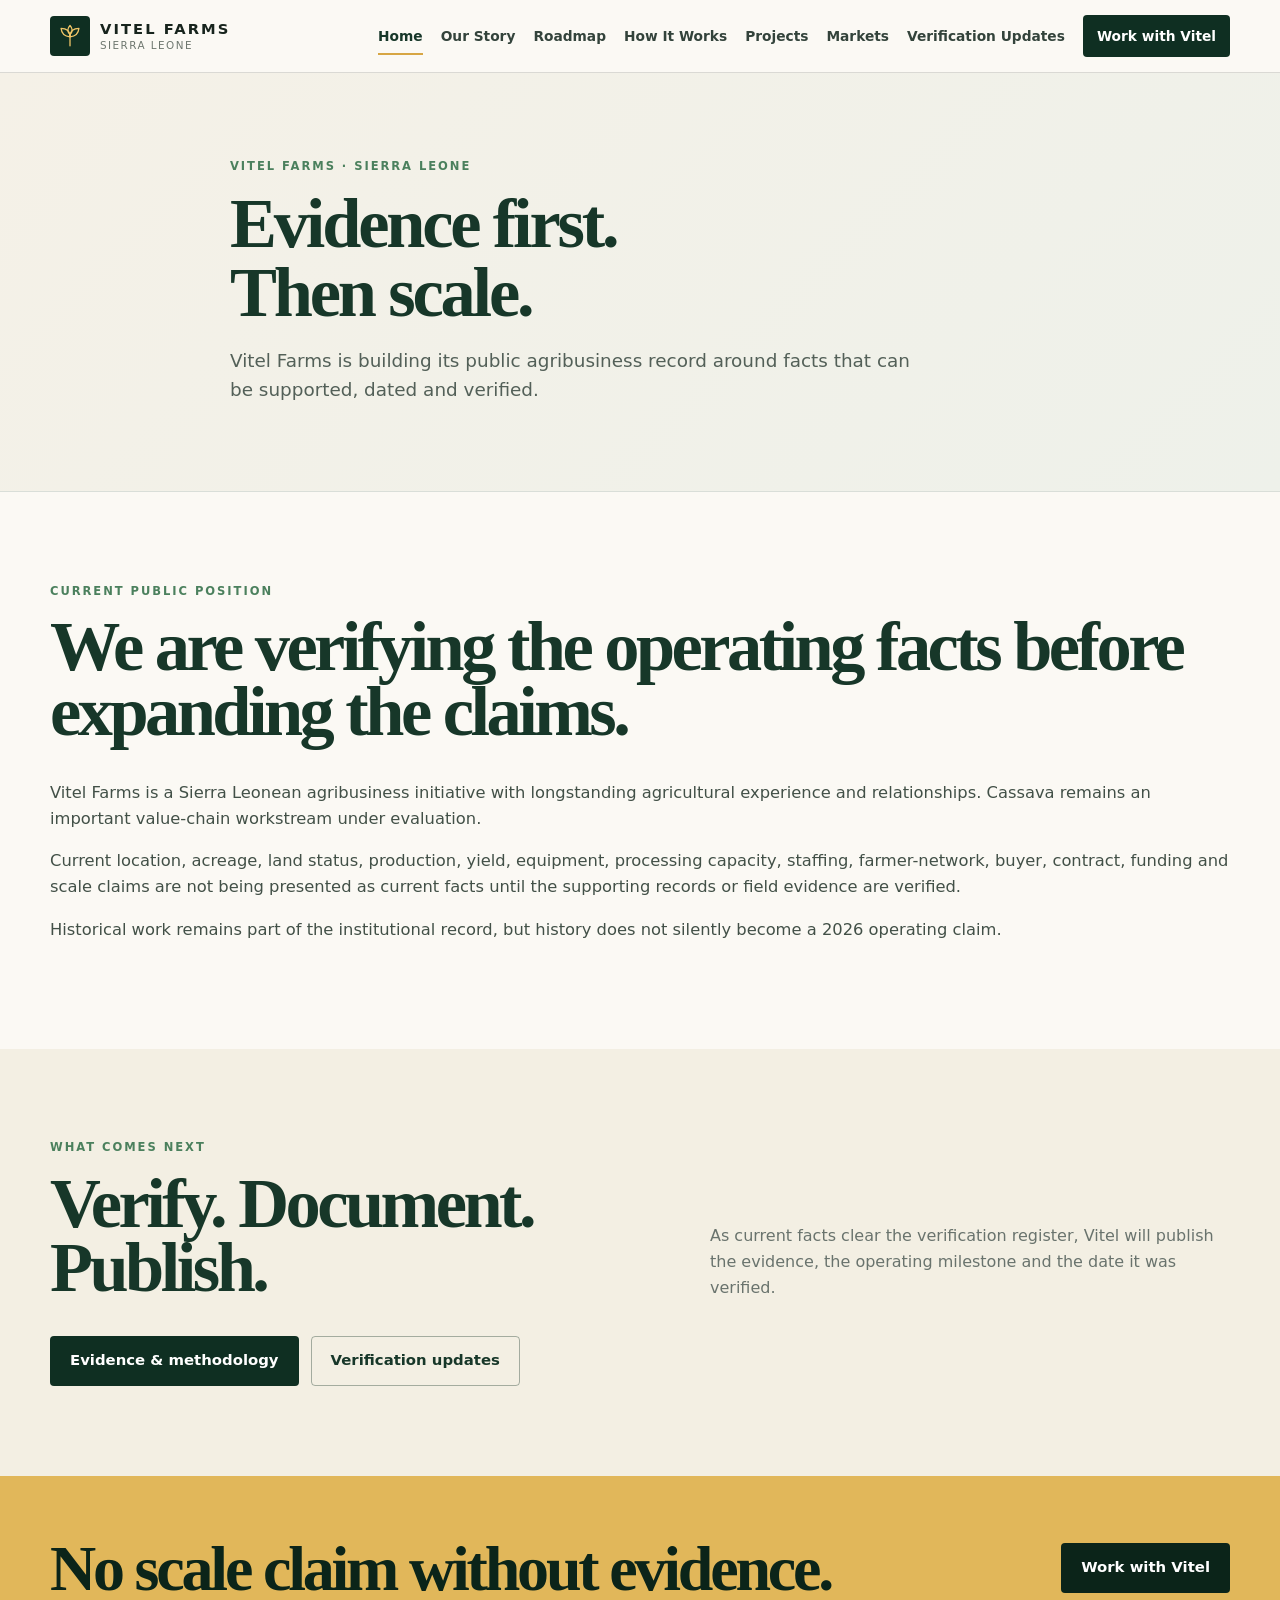
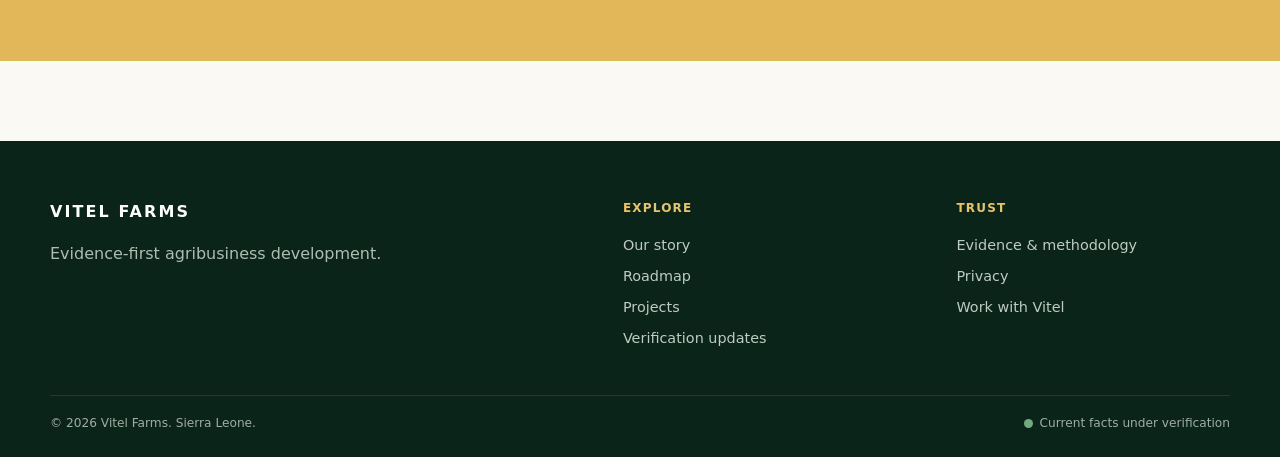
<file: index.html>
<!doctype html>
<html lang="en">
<head>
<meta charset="utf-8"><meta name="viewport" content="width=device-width,initial-scale=1">
<title>Vitel Farms Sierra Leone · Evidence First</title>
<meta name="description" content="Vitel Farms is a Sierra Leonean agribusiness initiative building an evidence-first public record before publishing current operating claims.">
<meta name="theme-color" content="#0b2419">
<meta property="og:title" content="Vitel Farms · Evidence First"><meta property="og:description" content="Current operating facts are being verified before public claims are expanded."><meta property="og:type" content="website"><meta property="og:site_name" content="Vitel Farms"><meta property="og:url" content="https://vitelfarms.com/">
<link rel="canonical" href="https://vitelfarms.com/">
<link rel="icon" href="assets/img/favicon.svg" type="image/svg+xml"><link rel="manifest" href="site.webmanifest"><link rel="stylesheet" href="assets/css/styles.css"><link rel="stylesheet" data-vitel-visual-refresh href="assets/css/visual-refresh.css"><link rel="stylesheet" href="assets/css/build-story.css"><link rel="stylesheet" href="assets/css/accessibility-contrast.css">
<script type="application/ld+json">{"@context":"https://schema.org","@type":"Organization","name":"Vitel Farms","founder":{"@type":"Person","name":"Trevor Young"},"description":"A Sierra Leonean agribusiness initiative using an evidence-first standard for current public operating claims.","areaServed":{"@type":"Country","name":"Sierra Leone"}}</script>
</head>
<body class="story-page">
<a class="skip-link" href="#main">Skip to content</a>
<header class="site-header"><div class="shell nav-wrap"><a class="brand" href="index.html" aria-label="Vitel Farms home"><span class="brand-mark" aria-hidden="true"><svg viewBox="0 0 64 64" role="img"><path d="M32 56V30"/><path d="M32 34C19 33 11 25 10 13c12 0 21 6 22 18"/><path d="M32 34c13-1 21-9 22-21-12 0-21 6-22 18"/><path d="M32 28C25 22 25 13 32 6c7 7 7 16 0 22"/></svg></span><span class="brand-copy"><strong>VITEL FARMS</strong><small>Sierra Leone</small></span></a><button class="menu-toggle" aria-label="Open navigation" aria-expanded="false"><span></span><span></span><span></span></button><nav class="main-nav"></nav></div></header>
<main id="main">
<section class="page-hero"><div class="shell narrow"><div class="eyebrow">VITEL FARMS · SIERRA LEONE</div><h1>Evidence first.<br>Then scale.</h1><p>Vitel Farms is building its public agribusiness record around facts that can be supported, dated and verified.</p></div></section>
<section class="story-section"><div class="shell"><div class="story-head"><div><div class="eyebrow">CURRENT PUBLIC POSITION</div><h2>We are verifying the operating facts before expanding the claims.</h2></div></div><div class="prose"><p>Vitel Farms is a Sierra Leonean agribusiness initiative with longstanding agricultural experience and relationships. Cassava remains an important value-chain workstream under evaluation.</p><p>Current location, acreage, land status, production, yield, equipment, processing capacity, staffing, farmer-network, buyer, contract, funding and scale claims are not being presented as current facts until the supporting records or field evidence are verified.</p><p>Historical work remains part of the institutional record, but history does not silently become a 2026 operating claim.</p></div></div></section>
<section class="story-section cream"><div class="shell"><div class="story-head"><div><div class="eyebrow">WHAT COMES NEXT</div><h2>Verify. Document. Publish.</h2></div><p>As current facts clear the verification register, Vitel will publish the evidence, the operating milestone and the date it was verified.</p></div><div class="button-row"><a class="btn primary" href="evidence.html">Evidence &amp; methodology</a><a class="btn secondary" href="updates.html">Verification updates</a></div></div></section>
<section class="story-final"><div class="shell"><h2>No scale claim without evidence.</h2><a class="btn" href="contact.html">Work with Vitel</a></div></section>
</main>
<footer class="site-footer"><div class="shell footer-grid"><div><div class="footer-brand">VITEL FARMS</div><p>Evidence-first agribusiness development.</p></div><div><h3>Explore</h3></div><div><h3>Trust</h3></div></div><div class="shell footer-bottom"><span>© <span data-year>2026</span> Vitel Farms. Sierra Leone.</span><span class="status-pill"><i></i> Current facts under verification</span></div></footer>
<script src="assets/js/config.js"></script><script src="assets/js/main.js"></script>
</body>
</html>
</file>
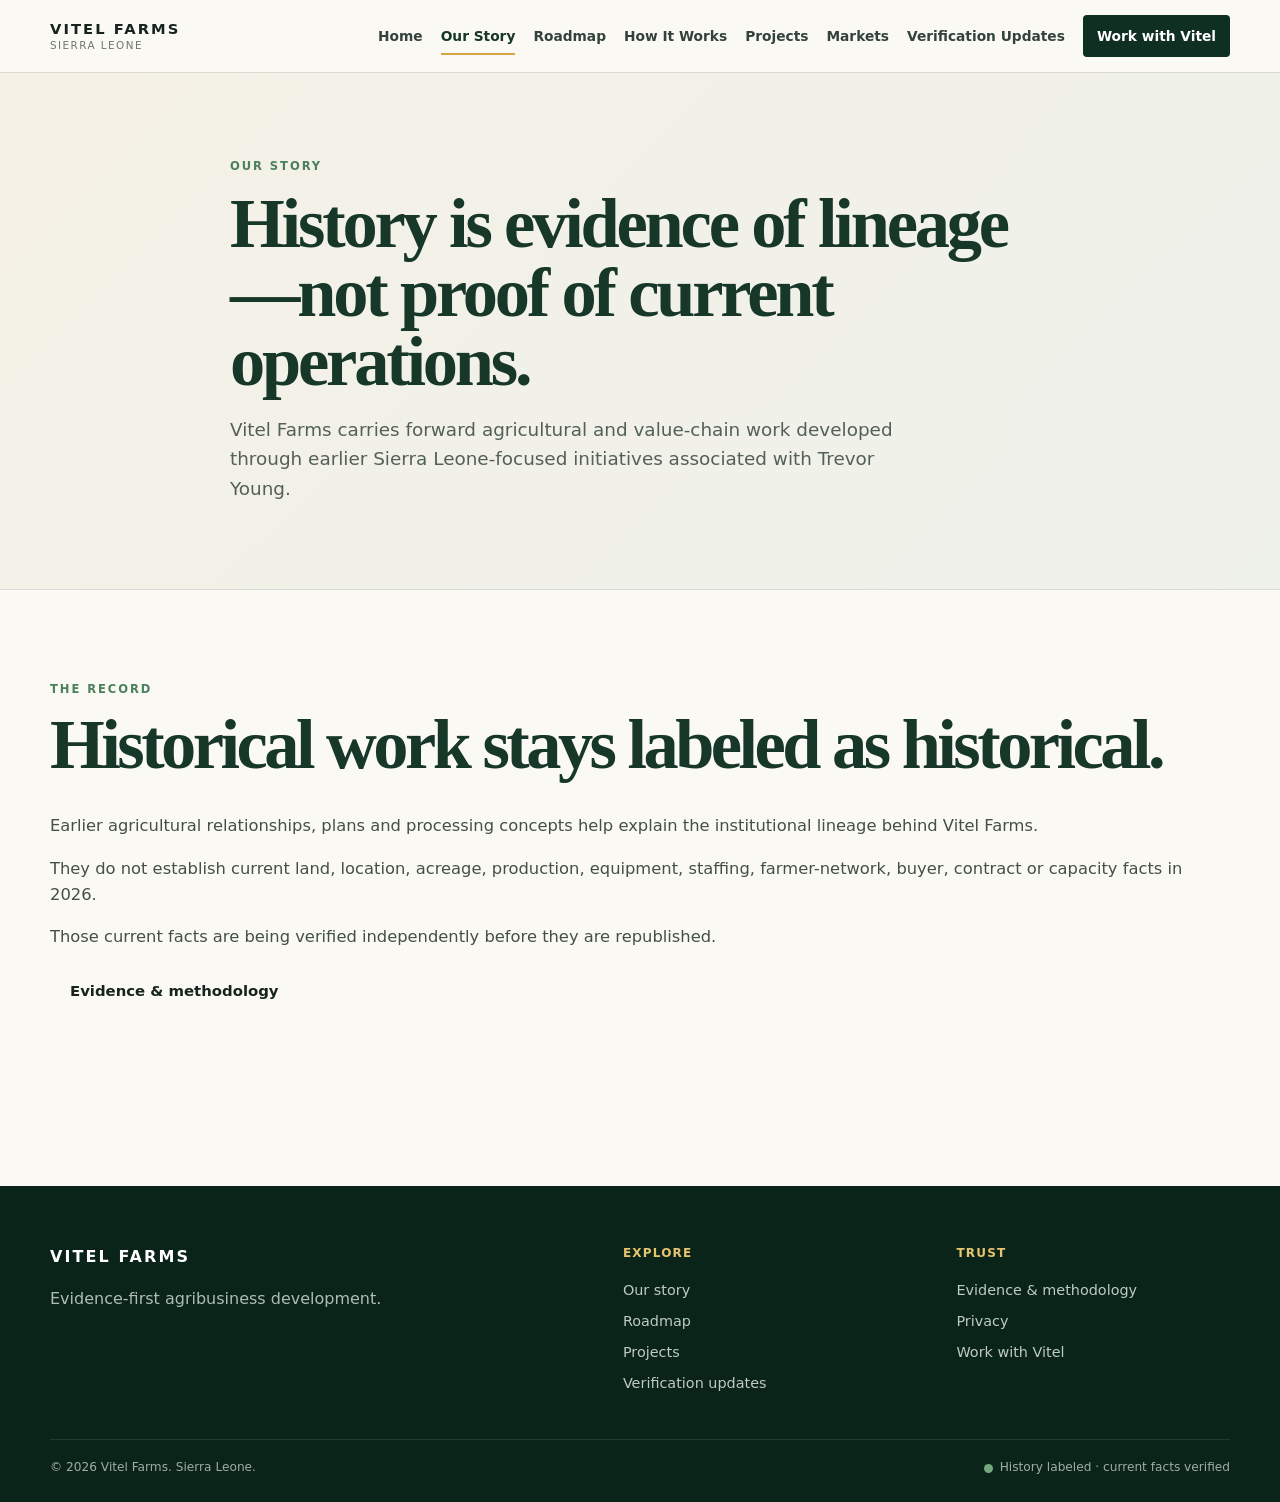
<file: about.html>
<!doctype html>
<html lang="en"><head><meta charset="utf-8"><meta name="viewport" content="width=device-width,initial-scale=1"><title>Our Story · Vitel Farms Sierra Leone</title><meta name="description" content="Vitel Farms carries forward a historical Sierra Leone agriculture and value-chain lineage while keeping historical evidence separate from current operating claims."><meta name="theme-color" content="#0b2419"><link rel="icon" href="assets/img/favicon.svg" type="image/svg+xml"><link rel="stylesheet" href="assets/css/styles.css"><link rel="stylesheet" href="assets/css/build-story.css"></head><body class="story-page"><a class="skip-link" href="#main">Skip to content</a><header class="site-header"><div class="shell nav-wrap"><a class="brand" href="index.html"><span class="brand-copy"><strong>VITEL FARMS</strong><small>Sierra Leone</small></span></a><button class="menu-toggle" aria-label="Open navigation" aria-expanded="false"><span></span><span></span><span></span></button><nav class="main-nav"></nav></div></header><main id="main"><section class="page-hero"><div class="shell narrow"><div class="eyebrow">OUR STORY</div><h1>History is evidence of lineage—not proof of current operations.</h1><p>Vitel Farms carries forward agricultural and value-chain work developed through earlier Sierra Leone-focused initiatives associated with Trevor Young.</p></div></section><section class="story-section"><div class="shell"><div class="story-head"><div><div class="eyebrow">THE RECORD</div><h2>Historical work stays labeled as historical.</h2></div></div><div class="prose"><p>Earlier agricultural relationships, plans and processing concepts help explain the institutional lineage behind Vitel Farms.</p><p>They do not establish current land, location, acreage, production, equipment, staffing, farmer-network, buyer, contract or capacity facts in 2026.</p><p>Those current facts are being verified independently before they are republished.</p></div><a class="btn" href="evidence.html">Evidence &amp; methodology</a></div></section></main><footer class="site-footer"><div class="shell footer-grid"><div><div class="footer-brand">VITEL FARMS</div><p>Evidence-first agribusiness development.</p></div><div><h3>Explore</h3></div><div><h3>Trust</h3></div></div><div class="shell footer-bottom"><span>© <span data-year>2026</span> Vitel Farms. Sierra Leone.</span><span class="status-pill"><i></i> History labeled · current facts verified</span></div></footer><script src="assets/js/config.js"></script><script src="assets/js/main.js"></script></body></html>
</file>
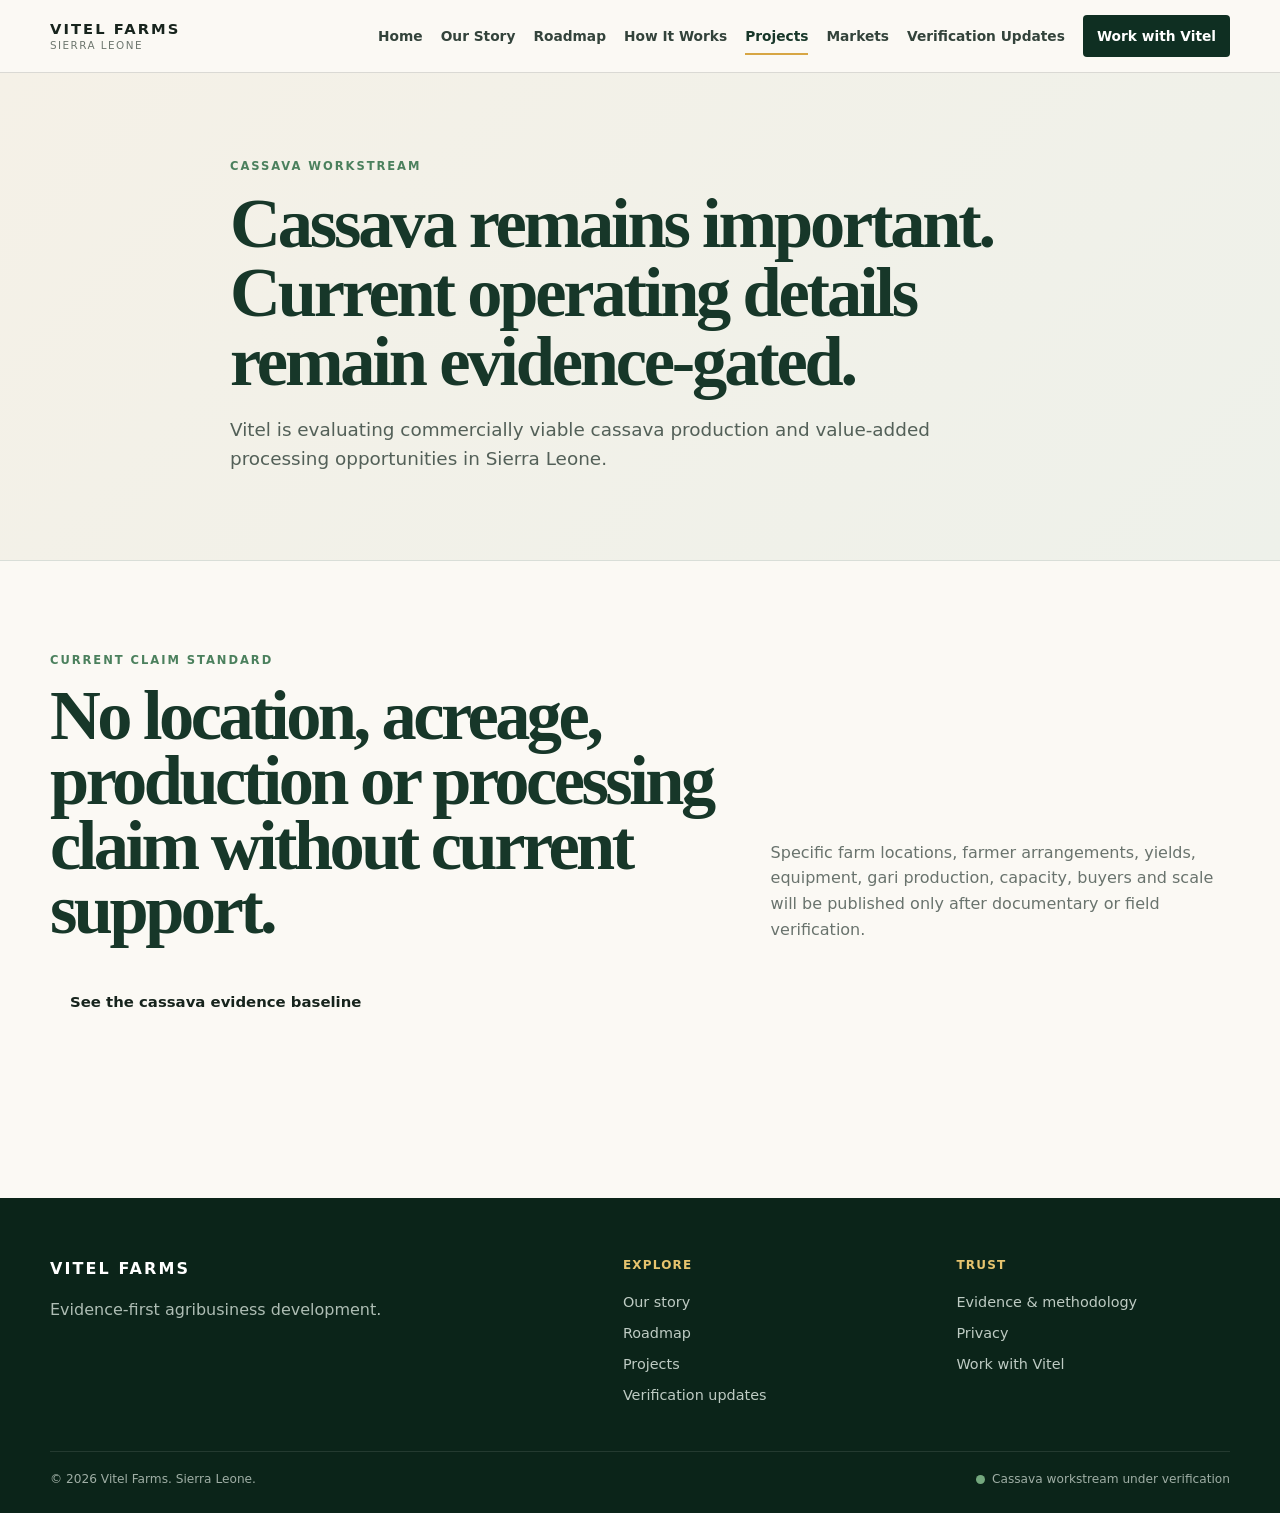
<file: cassava.html>
<!doctype html>
<html lang="en"><head><meta charset="utf-8"><meta name="viewport" content="width=device-width,initial-scale=1"><title>Cassava Workstream · Vitel Farms Sierra Leone</title><meta name="description" content="Cassava is an important Vitel Farms value-chain workstream; current location, acreage, production and processing status remain under verification."><meta name="robots" content="noindex,follow"><meta name="theme-color" content="#0b2419"><link rel="icon" href="assets/img/favicon.svg" type="image/svg+xml"><link rel="stylesheet" href="assets/css/styles.css"><link rel="stylesheet" href="assets/css/build-story.css"></head><body class="story-page"><a class="skip-link" href="#main">Skip to content</a><header class="site-header"><div class="shell nav-wrap"><a class="brand" href="index.html"><span class="brand-copy"><strong>VITEL FARMS</strong><small>Sierra Leone</small></span></a><button class="menu-toggle" aria-label="Open navigation" aria-expanded="false"><span></span><span></span><span></span></button><nav class="main-nav"></nav></div></header><main id="main"><section class="page-hero"><div class="shell narrow"><div class="eyebrow">CASSAVA WORKSTREAM</div><h1>Cassava remains important. Current operating details remain evidence-gated.</h1><p>Vitel is evaluating commercially viable cassava production and value-added processing opportunities in Sierra Leone.</p></div></section><section class="story-section"><div class="shell"><div class="story-head"><div><div class="eyebrow">CURRENT CLAIM STANDARD</div><h2>No location, acreage, production or processing claim without current support.</h2></div><p>Specific farm locations, farmer arrangements, yields, equipment, gari production, capacity, buyers and scale will be published only after documentary or field verification.</p></div><a class="btn" href="evidence.html">See the cassava evidence baseline</a></div></section></main><footer class="site-footer"><div class="shell footer-grid"><div><div class="footer-brand">VITEL FARMS</div><p>Evidence-first agribusiness development.</p></div><div><h3>Explore</h3></div><div><h3>Trust</h3></div></div><div class="shell footer-bottom"><span>© <span data-year>2026</span> Vitel Farms. Sierra Leone.</span><span class="status-pill"><i></i> Cassava workstream under verification</span></div></footer><script src="assets/js/config.js"></script><script src="assets/js/main.js"></script></body></html>
</file>
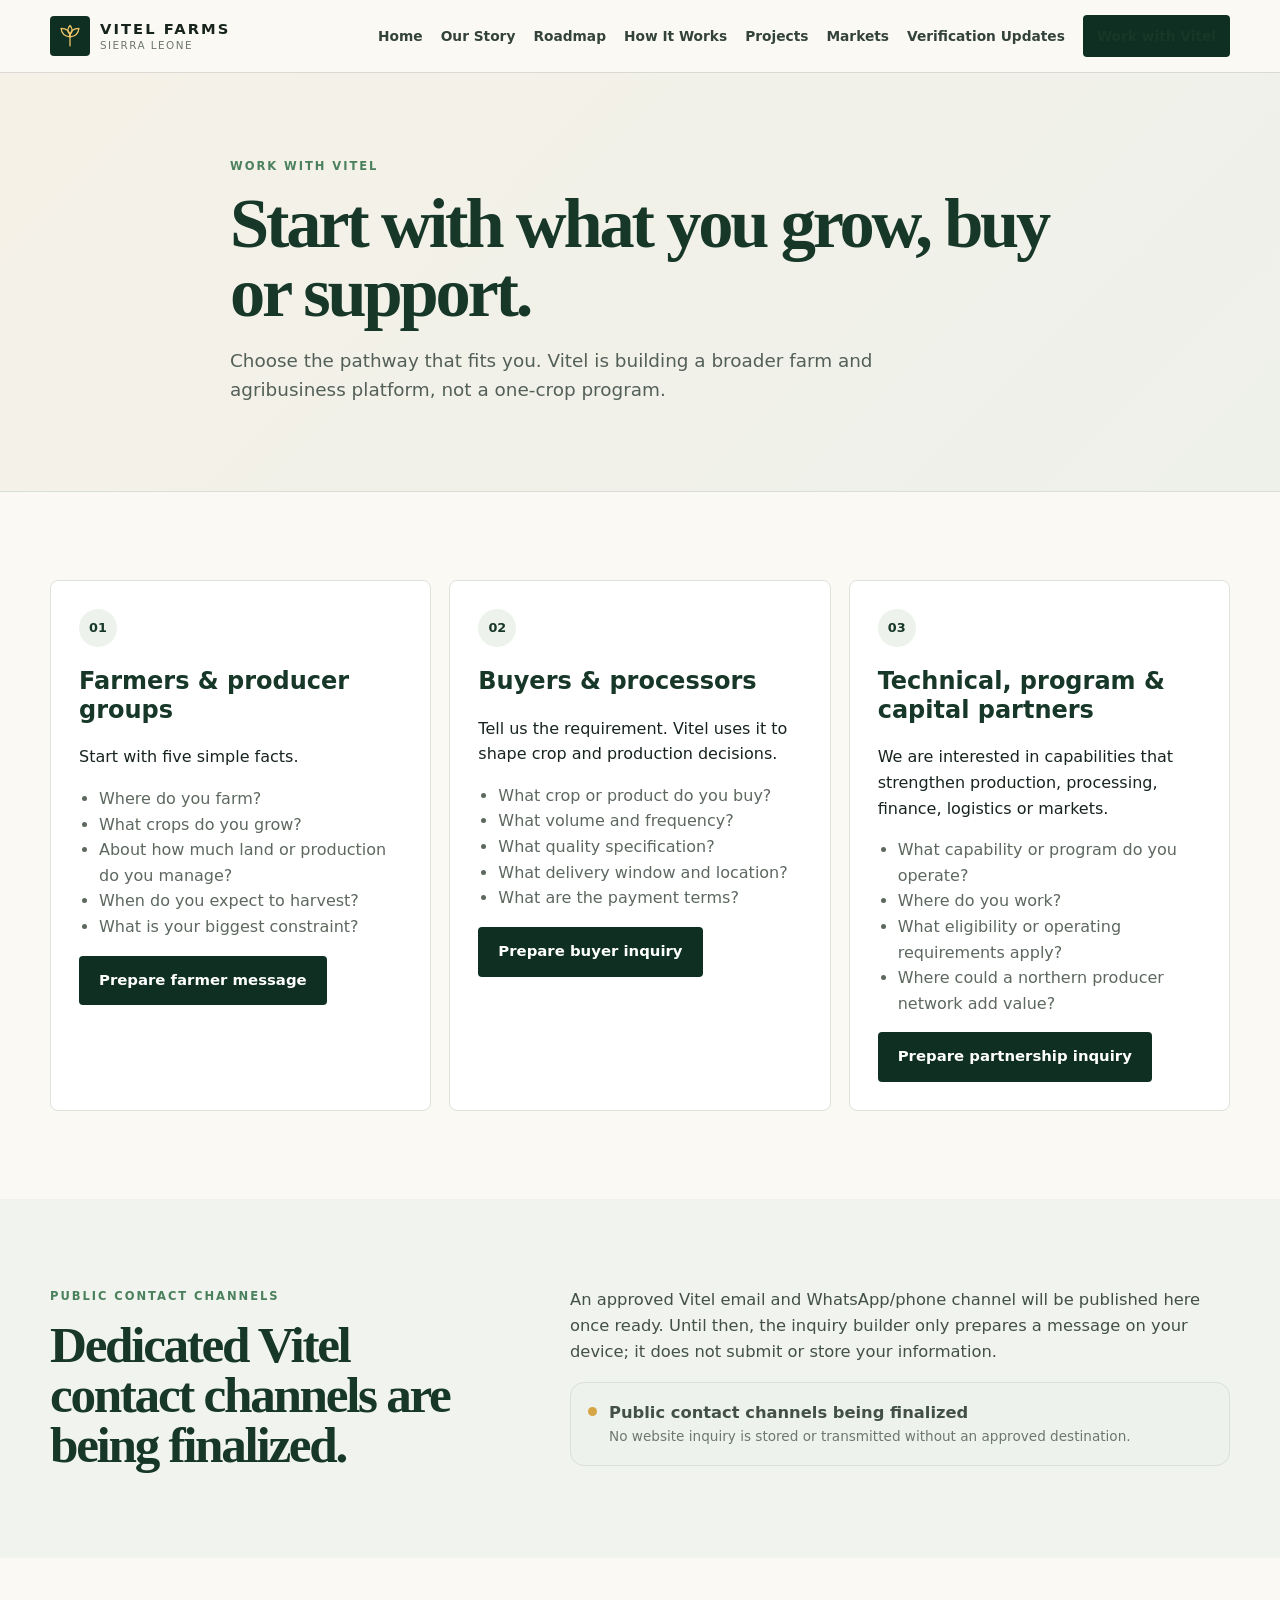
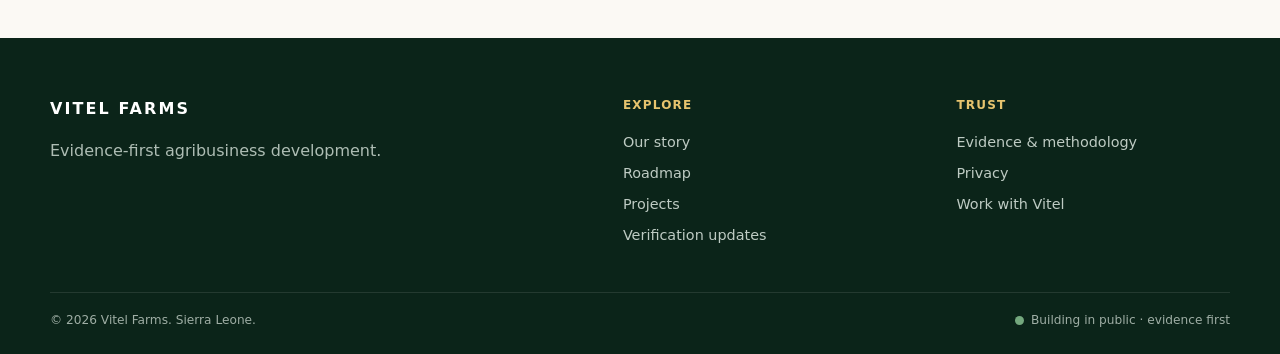
<file: contact.html>
<!doctype html>
<html lang="en">
<head>
<meta charset="utf-8"><meta name="viewport" content="width=device-width,initial-scale=1">
<title>Work With Vitel · Vitel Farms Sierra Leone</title>
<meta name="description" content="Work with Vitel Farms as a farmer, producer group, buyer, processor, technical institution, program or capital partner.">
<meta name="theme-color" content="#173729">
<meta property="og:title" content="Work With Vitel · Vitel Farms"><meta property="og:description" content="Pathways for farmers, buyers, processors, and technical, program or capital partners."><meta property="og:type" content="website"><meta property="og:site_name" content="Vitel Farms"><meta property="og:image" content="https://thetrevoryoung.github.io/vitel-farms-site/assets/img/vitel-social-card.jpg"><meta property="og:image:width" content="1200"><meta property="og:image:height" content="630"><meta property="og:image:alt" content="Vitel Farms — Growing more value from Sierra Leonean agriculture">
<meta name="twitter:card" content="summary_large_image"><meta name="twitter:title" content="Work With Vitel · Vitel Farms"><meta name="twitter:description" content="Tell Vitel what you grow, buy, process or support."><meta name="twitter:image" content="https://thetrevoryoung.github.io/vitel-farms-site/assets/img/vitel-social-card.jpg"><meta name="twitter:image:alt" content="Vitel Farms — Growing more value from Sierra Leonean agriculture">
<link rel="icon" href="assets/img/favicon.svg" type="image/svg+xml"><link rel="manifest" href="site.webmanifest"><link rel="stylesheet" href="assets/css/styles.css">
</head>
<body>
<a class="skip-link" href="#main">Skip to content</a>
<header class="site-header"><div class="shell nav-wrap"><a class="brand" href="index.html" aria-label="Vitel Farms home"><span class="brand-mark" aria-hidden="true"><svg viewBox="0 0 64 64" role="img"><path d="M32 56V30"/><path d="M32 34C19 33 11 25 10 13c12 0 21 6 22 18"/><path d="M32 34c13-1 21-9 22-21-12 0-21 6-22 18"/><path d="M32 28C25 22 25 13 32 6c7 7 7 16 0 22"/></svg></span><span class="brand-copy"><strong>VITEL FARMS</strong><small>Sierra Leone</small></span></a><button class="menu-toggle" aria-label="Open navigation" aria-expanded="false"><span></span><span></span><span></span></button><nav class="main-nav"><a href="index.html">Home</a><a href="about.html">Our Story</a><a href="mission.html">Farm Strategy</a><a href="model.html">Our Model</a><a href="crops.html">Crops</a><a href="markets.html">Markets</a><a href="updates.html">Updates</a><a class="nav-cta active" aria-current="page" href="contact.html">Work with Vitel</a></nav></div></header>
<main id="main">
<section class="page-hero"><div class="shell narrow"><div class="eyebrow">WORK WITH VITEL</div><h1>Start with what you grow, buy or support.</h1><p>Choose the pathway that fits you. Vitel is building a broader farm and agribusiness platform, not a one-crop program.</p></div></section>
<section class="section"><div class="shell contact-grid"><article class="contact-path" id="farmers"><span>01</span><h2>Farmers &amp; producer groups</h2><p>Start with five simple facts.</p><ul><li>Where do you farm?</li><li>What crops do you grow?</li><li>About how much land or production do you manage?</li><li>When do you expect to harvest?</li><li>What is your biggest constraint?</li></ul><button class="btn primary inquiry" data-subject="Farmer network inquiry">Prepare farmer message</button></article><article class="contact-path" id="buyers"><span>02</span><h2>Buyers &amp; processors</h2><p>Tell us the requirement. Vitel uses it to shape crop and production decisions.</p><ul><li>What crop or product do you buy?</li><li>What volume and frequency?</li><li>What quality specification?</li><li>What delivery window and location?</li><li>What are the payment terms?</li></ul><button class="btn primary inquiry" data-subject="Buyer / processor inquiry">Prepare buyer inquiry</button></article><article class="contact-path" id="partners"><span>03</span><h2>Technical, program &amp; capital partners</h2><p>We are interested in capabilities that strengthen production, processing, finance, logistics or markets.</p><ul><li>What capability or program do you operate?</li><li>Where do you work?</li><li>What eligibility or operating requirements apply?</li><li>Where could a northern producer network add value?</li></ul><button class="btn primary inquiry" data-subject="Partnership inquiry">Prepare partnership inquiry</button></article></div></section>
<section class="section muted"><div class="shell split"><div class="section-heading"><div class="eyebrow">PUBLIC CONTACT CHANNELS</div><h2>Dedicated Vitel contact channels are being finalized.</h2></div><div class="prose"><p>An approved Vitel email and WhatsApp/phone channel will be published here once ready. Until then, the inquiry builder only prepares a message on your device; it does not submit or store your information.</p><div class="contact-status"><i></i><div><b data-contact-label>Public contact channels being finalized</b><small>No website inquiry is stored or transmitted without an approved destination.</small></div></div></div></div></section>
<section class="modal" id="inquiry-modal" aria-hidden="true"><div class="modal-backdrop" data-close></div><div class="modal-panel" role="dialog" aria-modal="true" aria-labelledby="modal-title"><button class="modal-close" data-close aria-label="Close">×</button><div class="eyebrow">PREPARE A MESSAGE</div><h2 id="modal-title">Prepare an inquiry</h2><p>Complete the fields below to create a concise message. You can copy it for use when an approved Vitel contact channel is available.</p><form id="inquiry-form"><input type="hidden" id="inquiry-subject"><label>Name<input id="inquiry-name" required></label><label>Organization / group<input id="inquiry-org"></label><label>Phone / WhatsApp<input id="inquiry-phone"></label><label>Location<input id="inquiry-location"></label><label>What would you like to discuss?<textarea id="inquiry-message" rows="5" required></textarea></label><div class="button-row"><button type="submit" class="btn primary">Prepare message</button><button type="button" class="btn secondary" id="copy-inquiry">Copy message</button></div><p class="form-feedback" id="form-feedback" role="status"></p></form></div></section>
</main>
<footer class="site-footer"><div class="shell footer-grid"><div><div class="footer-brand">VITEL FARMS</div><p>Growing more value from Sierra Leonean agriculture.</p></div><div><h3>Explore</h3><a href="about.html">Our story</a><a href="mission.html">Farm strategy</a><a href="crops.html">Crops</a></div><div><h3>Trust</h3><a href="evidence.html">Evidence &amp; methodology</a><a href="privacy.html">Privacy</a><a href="contact.html">Work with Vitel</a></div></div><div class="shell footer-bottom"><span>© <span data-year>2026</span> Vitel Farms. Sierra Leone.</span><span class="status-pill"><i></i> Building in public · evidence first</span></div></footer>
<script src="assets/js/config.js"></script><script src="assets/js/main.js"></script>
</body>
</html>
</file>
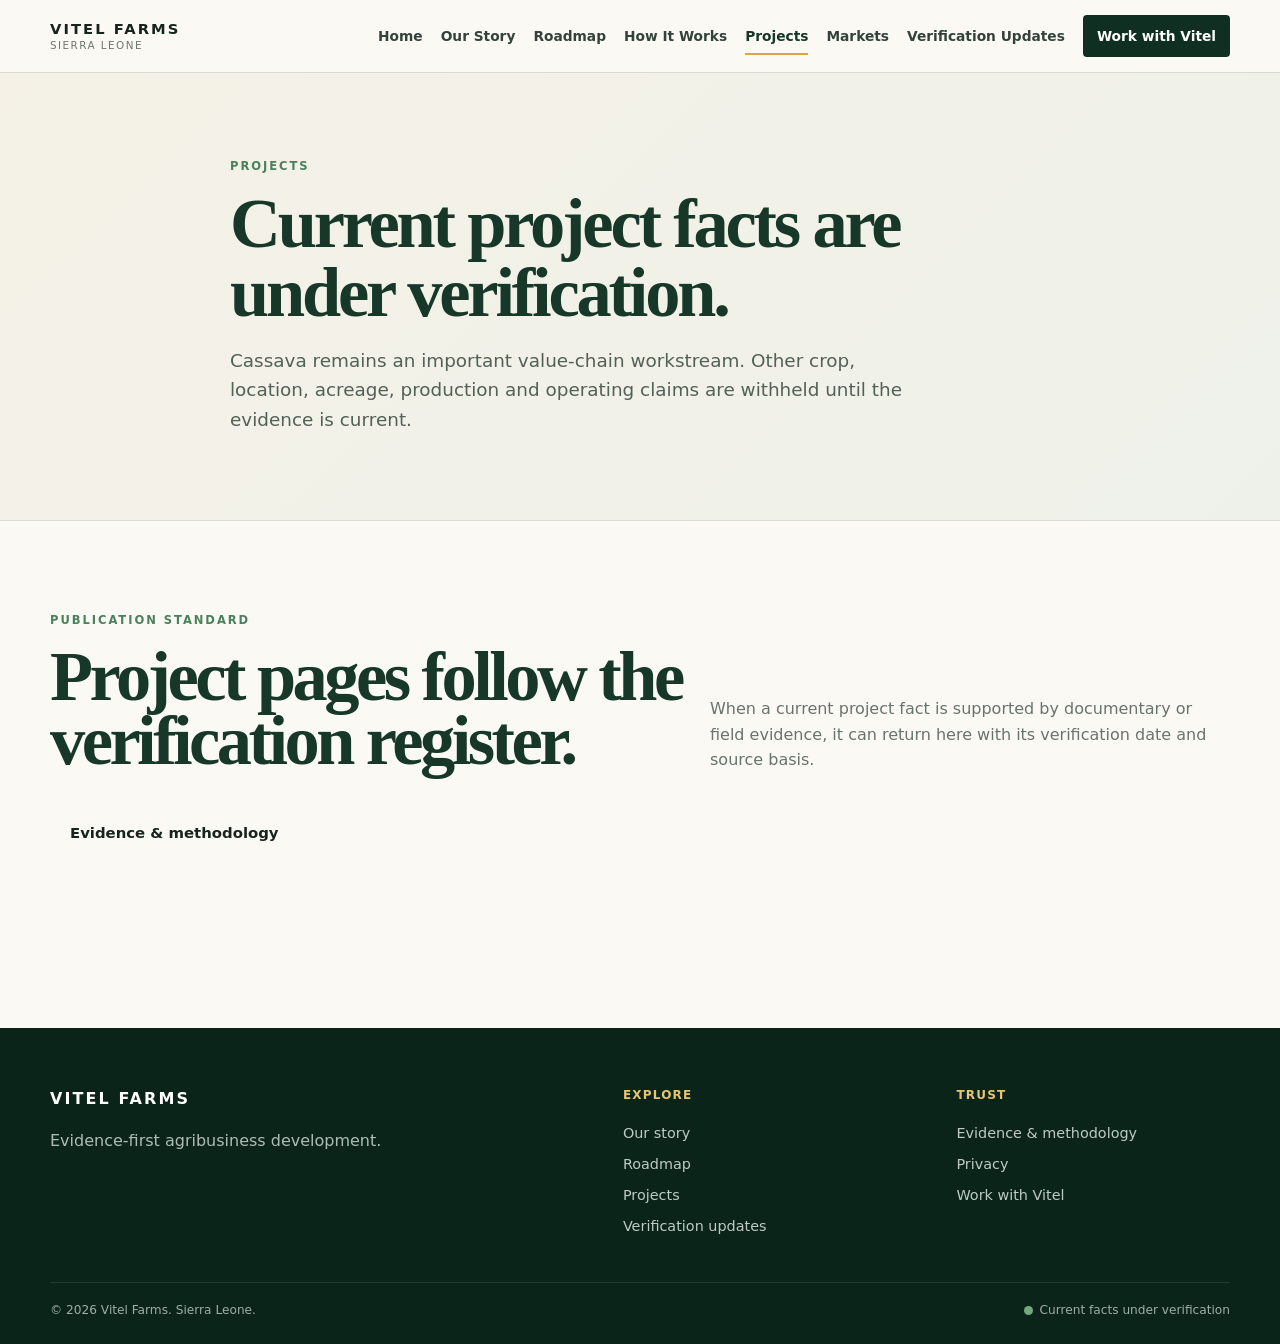
<file: crops.html>
<!doctype html>
<html lang="en"><head><meta charset="utf-8"><meta name="viewport" content="width=device-width,initial-scale=1"><title>Projects · Vitel Farms Sierra Leone</title><meta name="description" content="Vitel Farms is verifying current crop, location and operating facts before publishing project-specific claims."><meta name="robots" content="noindex,follow"><meta name="theme-color" content="#0b2419"><link rel="icon" href="assets/img/favicon.svg" type="image/svg+xml"><link rel="stylesheet" href="assets/css/styles.css"><link rel="stylesheet" href="assets/css/build-story.css"></head><body class="story-page"><a class="skip-link" href="#main">Skip to content</a><header class="site-header"><div class="shell nav-wrap"><a class="brand" href="index.html"><span class="brand-copy"><strong>VITEL FARMS</strong><small>Sierra Leone</small></span></a><button class="menu-toggle" aria-label="Open navigation" aria-expanded="false"><span></span><span></span><span></span></button><nav class="main-nav"></nav></div></header><main id="main"><section class="page-hero"><div class="shell narrow"><div class="eyebrow">PROJECTS</div><h1>Current project facts are under verification.</h1><p>Cassava remains an important value-chain workstream. Other crop, location, acreage, production and operating claims are withheld until the evidence is current.</p></div></section><section class="story-section"><div class="shell"><div class="story-head"><div><div class="eyebrow">PUBLICATION STANDARD</div><h2>Project pages follow the verification register.</h2></div><p>When a current project fact is supported by documentary or field evidence, it can return here with its verification date and source basis.</p></div><a class="btn" href="evidence.html">Evidence &amp; methodology</a></div></section></main><footer class="site-footer"><div class="shell footer-grid"><div><div class="footer-brand">VITEL FARMS</div><p>Evidence-first agribusiness development.</p></div><div><h3>Explore</h3></div><div><h3>Trust</h3></div></div><div class="shell footer-bottom"><span>© <span data-year>2026</span> Vitel Farms. Sierra Leone.</span><span class="status-pill"><i></i> Current facts under verification</span></div></footer><script src="assets/js/config.js"></script><script src="assets/js/main.js"></script></body></html>
</file>
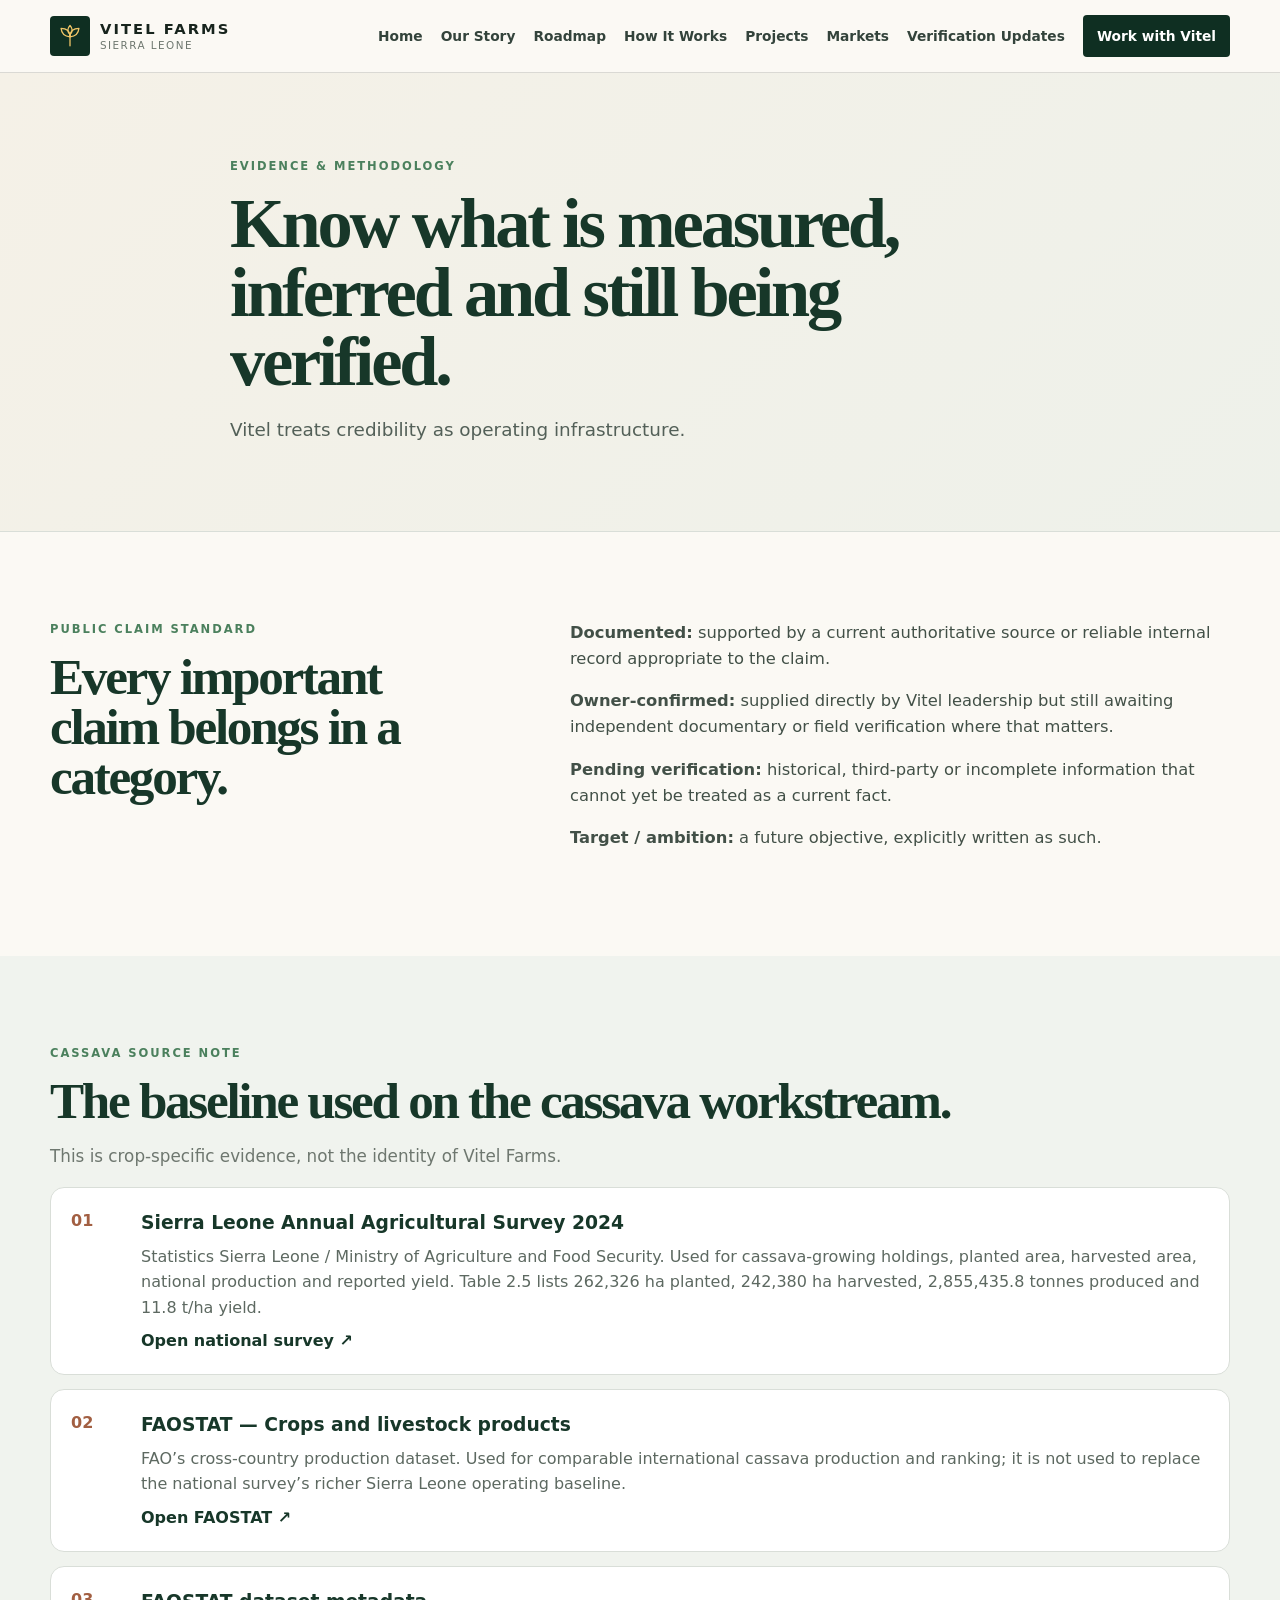
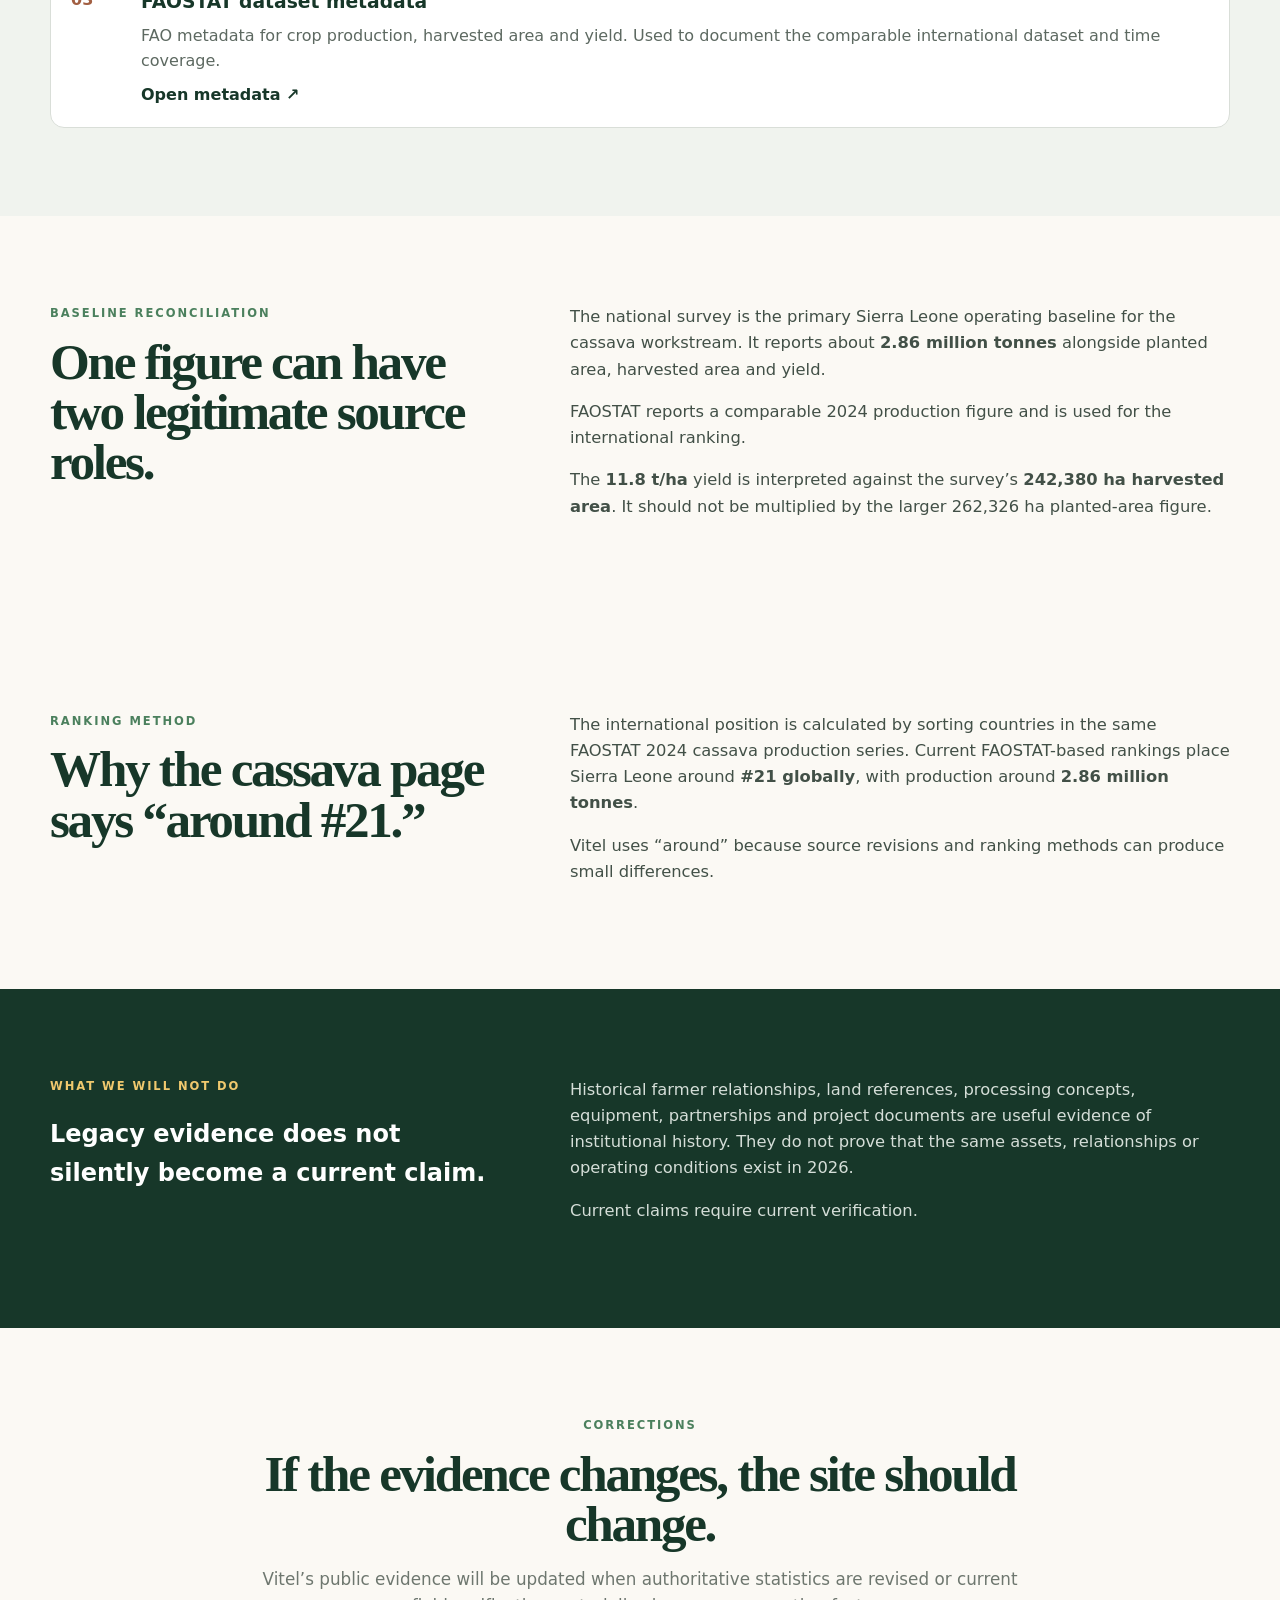
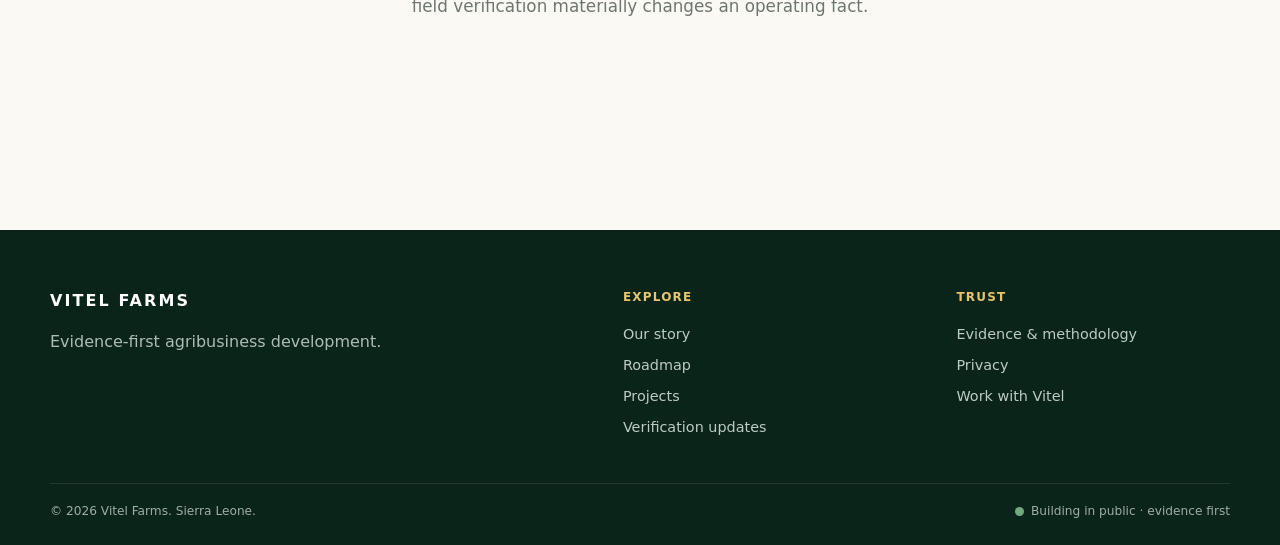
<file: evidence.html>
<!doctype html>
<html lang="en">
<head>
<meta charset="utf-8"><meta name="viewport" content="width=device-width,initial-scale=1">
<title>Evidence &amp; Methodology · Vitel Farms Sierra Leone</title>
<meta name="description" content="Sources, evidence standards and claim methodology for Vitel Farms, including the Sierra Leone cassava baseline used on the cassava workstream page.">
<meta name="theme-color" content="#173729">
<meta property="og:title" content="Evidence &amp; Methodology · Vitel Farms"><meta property="og:description" content="Know what is measured, historical, inferred and still being verified across Vitel Farms’ public claims."><meta property="og:type" content="website"><meta property="og:site_name" content="Vitel Farms"><meta property="og:image" content="https://thetrevoryoung.github.io/vitel-farms-site/assets/img/vitel-social-card.jpg"><meta property="og:image:width" content="1200"><meta property="og:image:height" content="630"><meta property="og:image:alt" content="Vitel Farms — Growing more value from Sierra Leonean agriculture">
<meta name="twitter:card" content="summary_large_image"><meta name="twitter:title" content="Evidence &amp; Methodology · Vitel Farms"><meta name="twitter:description" content="Know what is measured, inferred, historical and still being verified across Vitel Farms’ public claims."><meta name="twitter:image" content="https://thetrevoryoung.github.io/vitel-farms-site/assets/img/vitel-social-card.jpg"><meta name="twitter:image:alt" content="Vitel Farms — Growing more value from Sierra Leonean agriculture">
<link rel="icon" href="assets/img/favicon.svg" type="image/svg+xml"><link rel="manifest" href="site.webmanifest"><link rel="stylesheet" href="assets/css/styles.css">
</head>
<body>
<a class="skip-link" href="#main">Skip to content</a>
<header class="site-header"><div class="shell nav-wrap"><a class="brand" href="index.html" aria-label="Vitel Farms home"><span class="brand-mark" aria-hidden="true"><svg viewBox="0 0 64 64" role="img"><path d="M32 56V30"/><path d="M32 34C19 33 11 25 10 13c12 0 21 6 22 18"/><path d="M32 34c13-1 21-9 22-21-12 0-21 6-22 18"/><path d="M32 28C25 22 25 13 32 6c7 7 7 16 0 22"/></svg></span><span class="brand-copy"><strong>VITEL FARMS</strong><small>Sierra Leone</small></span></a><button class="menu-toggle" aria-label="Open navigation" aria-expanded="false"><span></span><span></span><span></span></button><nav class="main-nav"><a href="index.html">Home</a><a href="about.html">Our Story</a><a href="mission.html">Farm Strategy</a><a href="model.html">Our Model</a><a href="crops.html">Crops</a><a href="markets.html">Markets</a><a href="updates.html">Updates</a><a class="nav-cta" href="contact.html">Work with Vitel</a></nav></div></header>
<main id="main">
<section class="page-hero"><div class="shell narrow"><div class="eyebrow">EVIDENCE &amp; METHODOLOGY</div><h1>Know what is measured, inferred and still being verified.</h1><p>Vitel treats credibility as operating infrastructure.</p></div></section>
<section class="section"><div class="shell split"><div class="section-heading"><div class="eyebrow">PUBLIC CLAIM STANDARD</div><h2>Every important claim belongs in a category.</h2></div><div class="prose"><p><strong>Documented:</strong> supported by a current authoritative source or reliable internal record appropriate to the claim.</p><p><strong>Owner-confirmed:</strong> supplied directly by Vitel leadership but still awaiting independent documentary or field verification where that matters.</p><p><strong>Pending verification:</strong> historical, third-party or incomplete information that cannot yet be treated as a current fact.</p><p><strong>Target / ambition:</strong> a future objective, explicitly written as such.</p></div></div></section>
<section class="section muted"><div class="shell"><div class="section-heading"><div class="eyebrow">CASSAVA SOURCE NOTE</div><h2>The baseline used on the cassava workstream.</h2><p>This is crop-specific evidence, not the identity of Vitel Farms.</p></div><div class="source-list"><article><span>01</span><div><h3>Sierra Leone Annual Agricultural Survey 2024</h3><p>Statistics Sierra Leone / Ministry of Agriculture and Food Security. Used for cassava-growing holdings, planted area, harvested area, national production and reported yield. Table 2.5 lists 262,326 ha planted, 242,380 ha harvested, 2,855,435.8 tonnes produced and 11.8 t/ha yield.</p><a href="https://www.statistics.sl/images/StatisticsSL/Documents/2024-SLAAS-Report_V4.pdf" target="_blank" rel="noopener">Open national survey ↗</a></div></article><article><span>02</span><div><h3>FAOSTAT — Crops and livestock products</h3><p>FAO’s cross-country production dataset. Used for comparable international cassava production and ranking; it is not used to replace the national survey’s richer Sierra Leone operating baseline.</p><a href="https://www.fao.org/faostat/en/#data/QCL" target="_blank" rel="noopener">Open FAOSTAT ↗</a></div></article><article><span>03</span><div><h3>FAOSTAT dataset metadata</h3><p>FAO metadata for crop production, harvested area and yield. Used to document the comparable international dataset and time coverage.</p><a href="https://data.fao.org/catalog/iso/d24a448b-3b62-4c09-8c1d-4a39bb599876" target="_blank" rel="noopener">Open metadata ↗</a></div></article></div></div></section>
<section class="section"><div class="shell split"><div class="section-heading"><div class="eyebrow">BASELINE RECONCILIATION</div><h2>One figure can have two legitimate source roles.</h2></div><div class="prose"><p>The national survey is the primary Sierra Leone operating baseline for the cassava workstream. It reports about <strong>2.86 million tonnes</strong> alongside planted area, harvested area and yield.</p><p>FAOSTAT reports a comparable 2024 production figure and is used for the international ranking.</p><p>The <strong>11.8 t/ha</strong> yield is interpreted against the survey’s <strong>242,380 ha harvested area</strong>. It should not be multiplied by the larger 262,326 ha planted-area figure.</p></div></div></section>
<section class="section"><div class="shell split"><div class="section-heading"><div class="eyebrow">RANKING METHOD</div><h2>Why the cassava page says “around #21.”</h2></div><div class="prose"><p>The international position is calculated by sorting countries in the same FAOSTAT 2024 cassava production series. Current FAOSTAT-based rankings place Sierra Leone around <strong>#21 globally</strong>, with production around <strong>2.86 million tonnes</strong>.</p><p>Vitel uses “around” because source revisions and ranking methods can produce small differences.</p></div></div></section>
<section class="section dark"><div class="shell split"><div><div class="eyebrow light">WHAT WE WILL NOT DO</div><h2>Legacy evidence does not silently become a current claim.</h2></div><div class="prose light-prose"><p>Historical farmer relationships, land references, processing concepts, equipment, partnerships and project documents are useful evidence of institutional history. They do not prove that the same assets, relationships or operating conditions exist in 2026.</p><p>Current claims require current verification.</p></div></div></section>
<section class="section"><div class="shell"><div class="section-heading centered"><div class="eyebrow">CORRECTIONS</div><h2>If the evidence changes, the site should change.</h2><p>Vitel’s public evidence will be updated when authoritative statistics are revised or current field verification materially changes an operating fact.</p></div></div></section>
</main>
<footer class="site-footer"><div class="shell footer-grid"><div><div class="footer-brand">VITEL FARMS</div><p>Growing more value from Sierra Leonean agriculture.</p></div><div><h3>Explore</h3><a href="about.html">Our story</a><a href="mission.html">Farm strategy</a><a href="crops.html">Crops</a></div><div><h3>Trust</h3><a href="evidence.html">Evidence &amp; methodology</a><a href="privacy.html">Privacy</a><a href="contact.html">Work with Vitel</a></div></div><div class="shell footer-bottom"><span>© <span data-year>2026</span> Vitel Farms. Sierra Leone.</span><span class="status-pill"><i></i> Building in public · evidence first</span></div></footer>
<script src="assets/js/config.js"></script><script src="assets/js/main.js"></script>
</body>
</html>
</file>
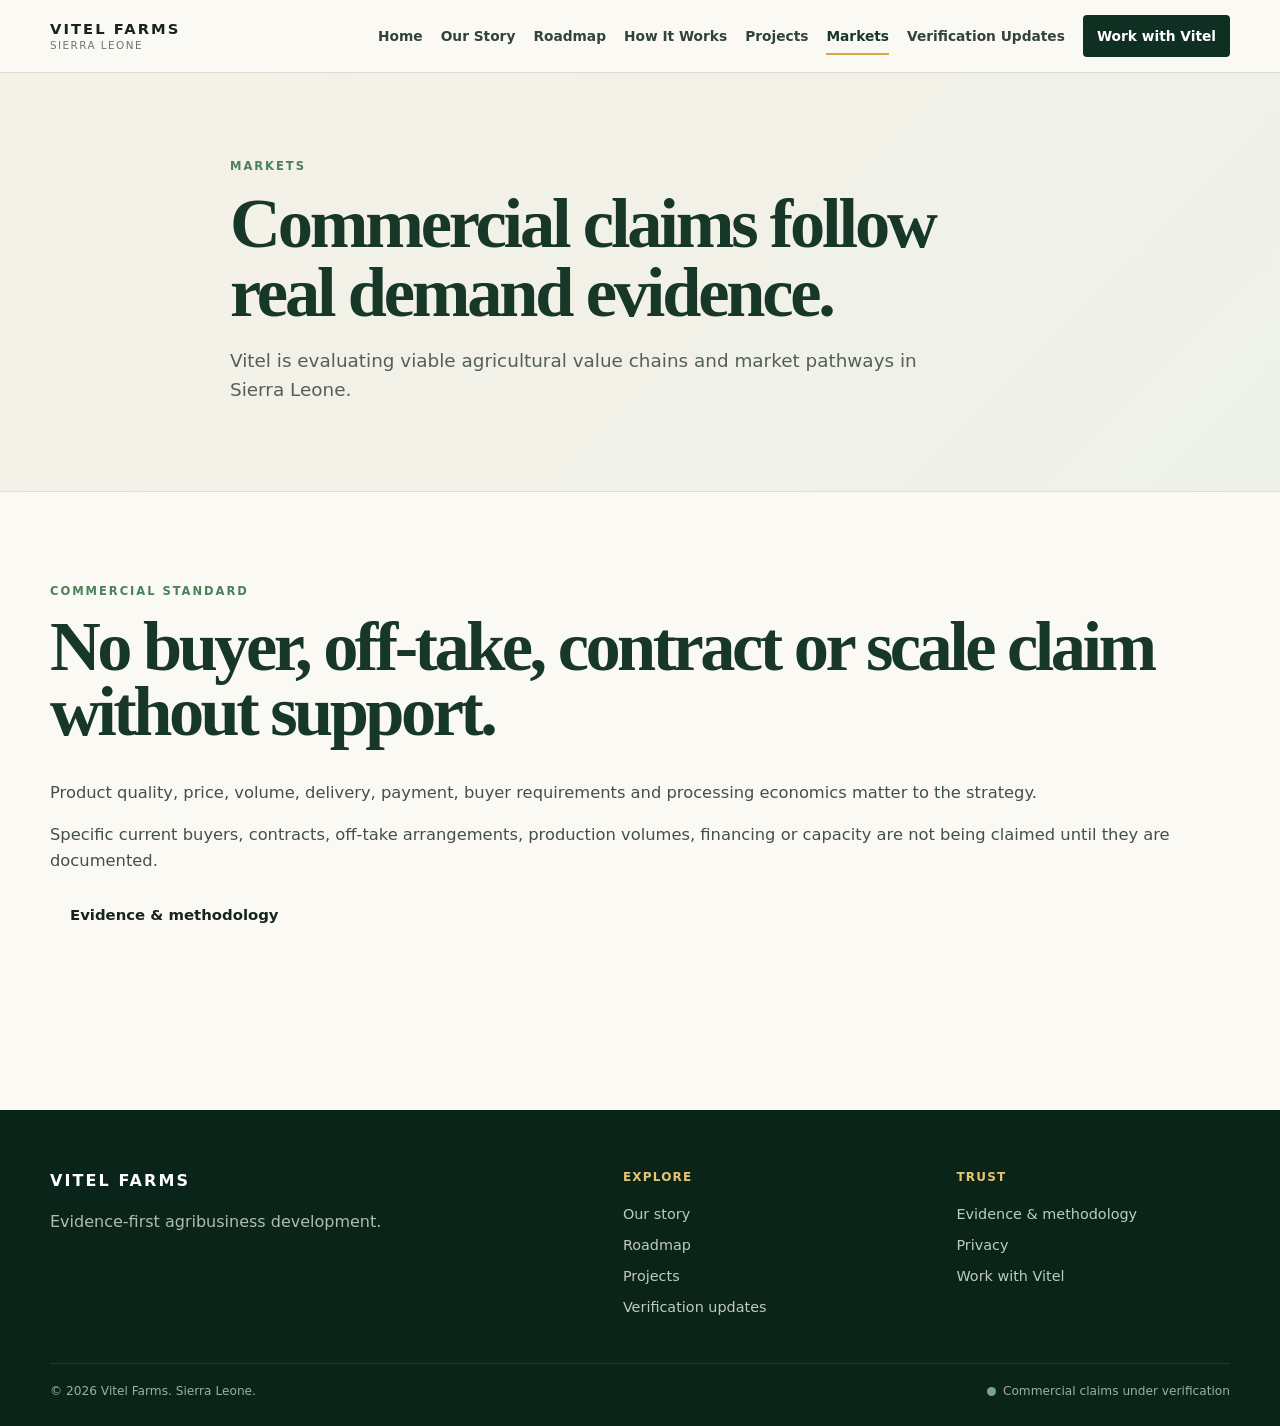
<file: markets.html>
<!doctype html>
<html lang="en"><head><meta charset="utf-8"><meta name="viewport" content="width=device-width,initial-scale=1"><title>Markets · Vitel Farms Sierra Leone</title><meta name="description" content="Vitel Farms is evaluating agricultural market opportunities without publishing unverified buyer, off-take, volume, price or location claims."><meta name="robots" content="noindex,follow"><meta name="theme-color" content="#0b2419"><link rel="icon" href="assets/img/favicon.svg" type="image/svg+xml"><link rel="stylesheet" href="assets/css/styles.css"><link rel="stylesheet" href="assets/css/build-story.css"></head><body class="story-page"><a class="skip-link" href="#main">Skip to content</a><header class="site-header"><div class="shell nav-wrap"><a class="brand" href="index.html"><span class="brand-copy"><strong>VITEL FARMS</strong><small>Sierra Leone</small></span></a><button class="menu-toggle" aria-label="Open navigation" aria-expanded="false"><span></span><span></span><span></span></button><nav class="main-nav"></nav></div></header><main id="main"><section class="page-hero"><div class="shell narrow"><div class="eyebrow">MARKETS</div><h1>Commercial claims follow real demand evidence.</h1><p>Vitel is evaluating viable agricultural value chains and market pathways in Sierra Leone.</p></div></section><section class="story-section"><div class="shell"><div class="story-head"><div><div class="eyebrow">COMMERCIAL STANDARD</div><h2>No buyer, off-take, contract or scale claim without support.</h2></div></div><div class="prose"><p>Product quality, price, volume, delivery, payment, buyer requirements and processing economics matter to the strategy.</p><p>Specific current buyers, contracts, off-take arrangements, production volumes, financing or capacity are not being claimed until they are documented.</p></div><a class="btn" href="evidence.html">Evidence &amp; methodology</a></div></section></main><footer class="site-footer"><div class="shell footer-grid"><div><div class="footer-brand">VITEL FARMS</div><p>Evidence-first agribusiness development.</p></div><div><h3>Explore</h3></div><div><h3>Trust</h3></div></div><div class="shell footer-bottom"><span>© <span data-year>2026</span> Vitel Farms. Sierra Leone.</span><span class="status-pill"><i></i> Commercial claims under verification</span></div></footer><script src="assets/js/config.js"></script><script src="assets/js/main.js"></script></body></html>
</file>
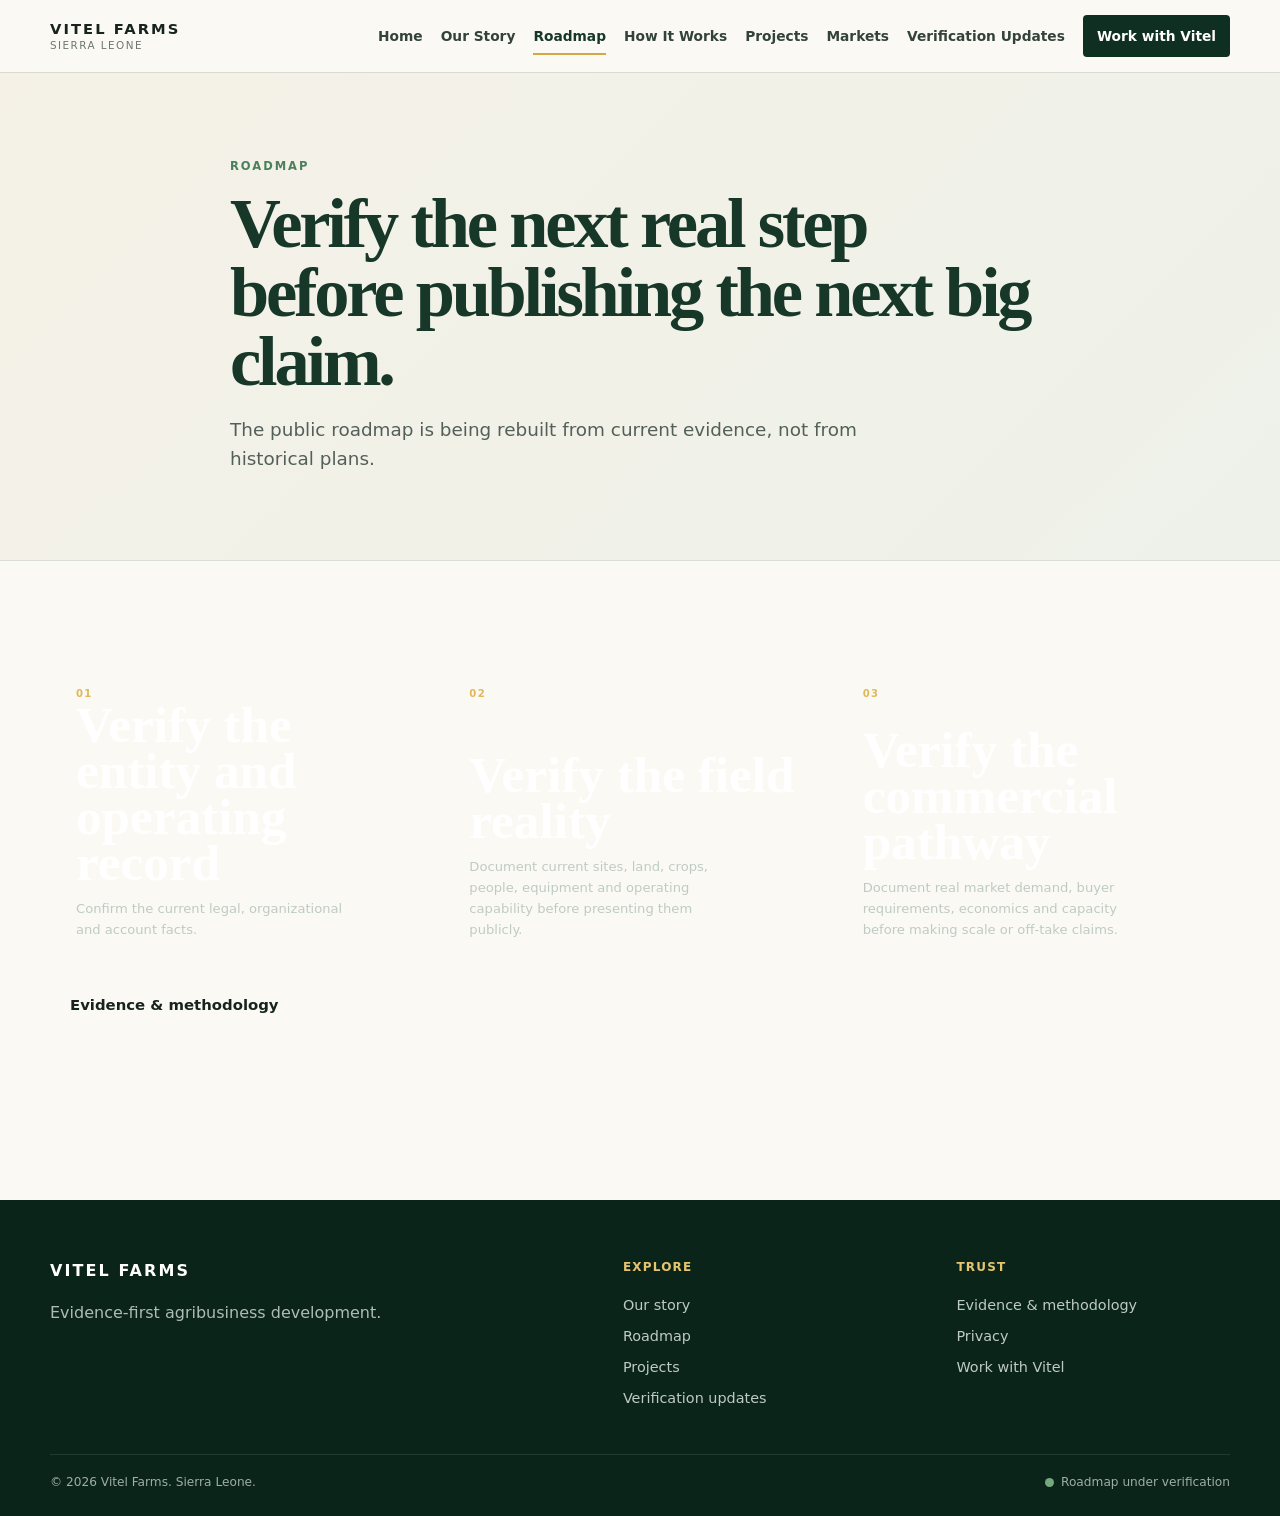
<file: mission.html>
<!doctype html>
<html lang="en"><head><meta charset="utf-8"><meta name="viewport" content="width=device-width,initial-scale=1"><title>Roadmap · Vitel Farms Sierra Leone</title><meta name="description" content="Vitel Farms is verifying current operating facts before publishing a location-specific or capacity-specific public roadmap."><meta name="robots" content="noindex,follow"><meta name="theme-color" content="#0b2419"><link rel="icon" href="assets/img/favicon.svg" type="image/svg+xml"><link rel="stylesheet" href="assets/css/styles.css"><link rel="stylesheet" href="assets/css/build-story.css"></head><body class="story-page"><a class="skip-link" href="#main">Skip to content</a><header class="site-header"><div class="shell nav-wrap"><a class="brand" href="index.html"><span class="brand-copy"><strong>VITEL FARMS</strong><small>Sierra Leone</small></span></a><button class="menu-toggle" aria-label="Open navigation" aria-expanded="false"><span></span><span></span><span></span></button><nav class="main-nav"></nav></div></header><main id="main"><section class="page-hero"><div class="shell narrow"><div class="eyebrow">ROADMAP</div><h1>Verify the next real step before publishing the next big claim.</h1><p>The public roadmap is being rebuilt from current evidence, not from historical plans.</p></div></section><section class="story-section"><div class="shell"><div class="roadmap"><article><span>01</span><div><h3>Verify the entity and operating record</h3><p>Confirm the current legal, organizational and account facts.</p></div></article><article><span>02</span><div><h3>Verify the field reality</h3><p>Document current sites, land, crops, people, equipment and operating capability before presenting them publicly.</p></div></article><article><span>03</span><div><h3>Verify the commercial pathway</h3><p>Document real market demand, buyer requirements, economics and capacity before making scale or off-take claims.</p></div></article></div><a class="btn" href="evidence.html">Evidence &amp; methodology</a></div></section></main><footer class="site-footer"><div class="shell footer-grid"><div><div class="footer-brand">VITEL FARMS</div><p>Evidence-first agribusiness development.</p></div><div><h3>Explore</h3></div><div><h3>Trust</h3></div></div><div class="shell footer-bottom"><span>© <span data-year>2026</span> Vitel Farms. Sierra Leone.</span><span class="status-pill"><i></i> Roadmap under verification</span></div></footer><script src="assets/js/config.js"></script><script src="assets/js/main.js"></script></body></html>
</file>
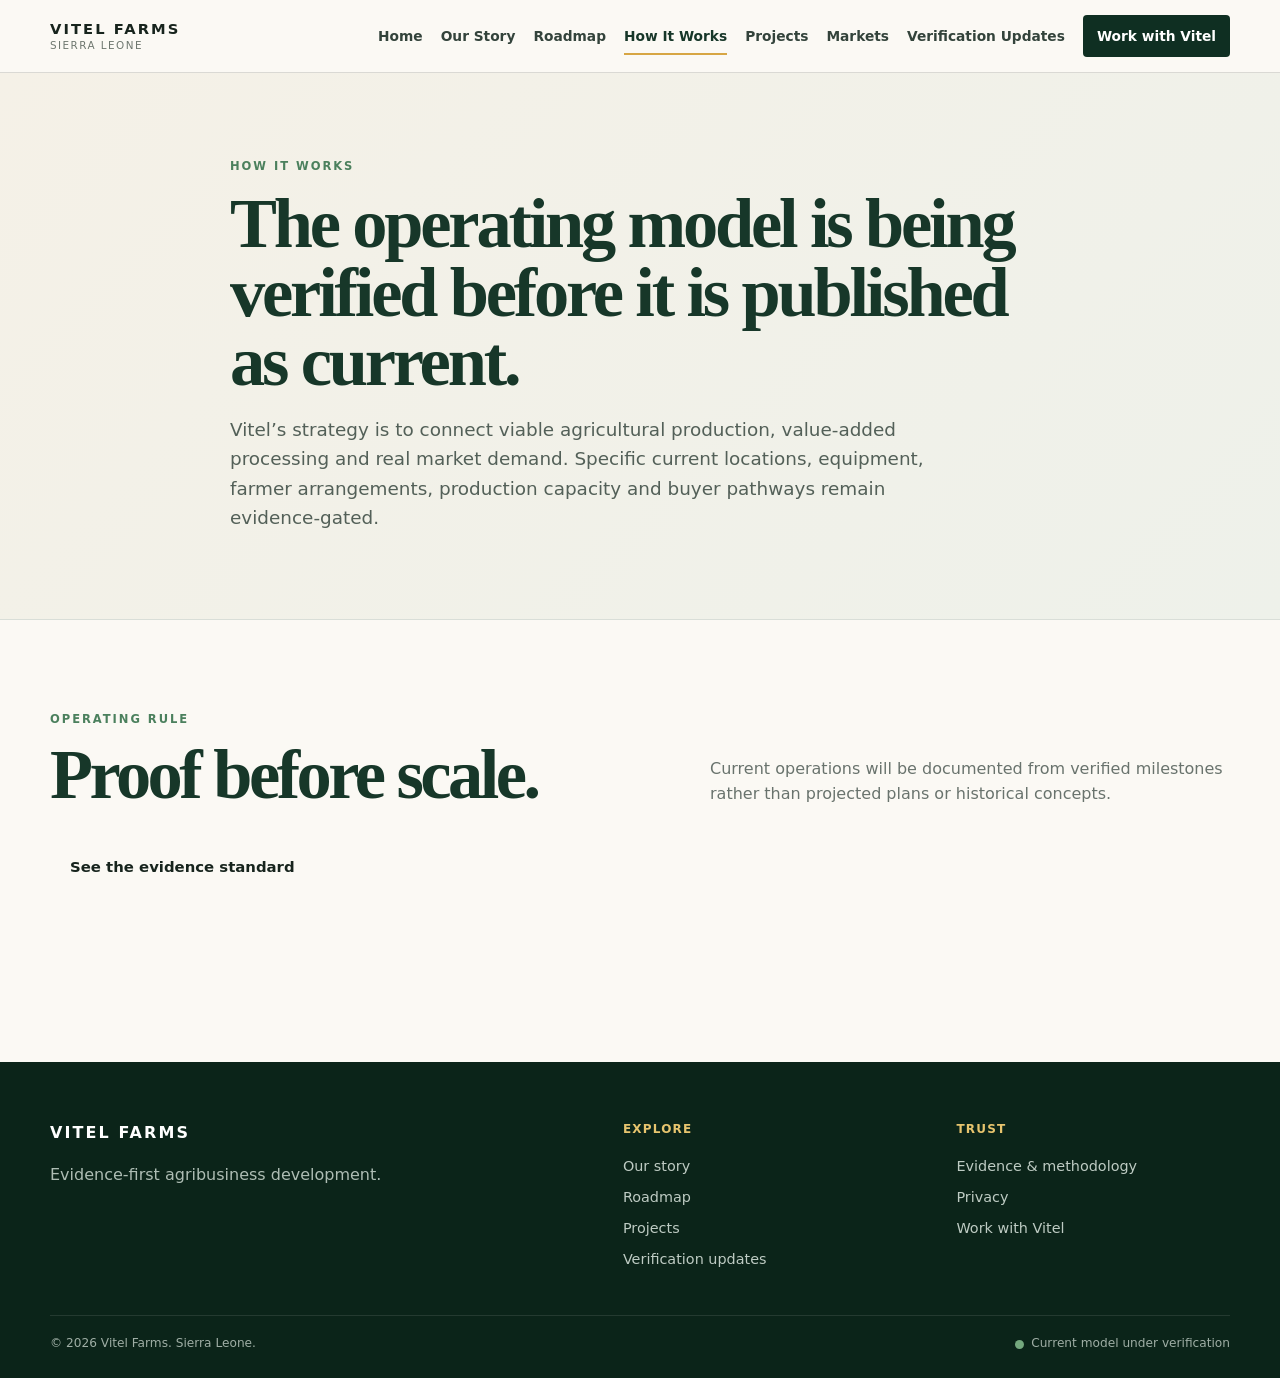
<file: model.html>
<!doctype html>
<html lang="en"><head><meta charset="utf-8"><meta name="viewport" content="width=device-width,initial-scale=1"><title>How It Works · Vitel Farms Sierra Leone</title><meta name="description" content="Vitel Farms will publish its current operating model only as the underlying facts and capabilities are verified."><meta name="robots" content="noindex,follow"><meta name="theme-color" content="#0b2419"><link rel="icon" href="assets/img/favicon.svg" type="image/svg+xml"><link rel="stylesheet" href="assets/css/styles.css"><link rel="stylesheet" href="assets/css/build-story.css"></head><body class="story-page"><a class="skip-link" href="#main">Skip to content</a><header class="site-header"><div class="shell nav-wrap"><a class="brand" href="index.html"><span class="brand-copy"><strong>VITEL FARMS</strong><small>Sierra Leone</small></span></a><button class="menu-toggle" aria-label="Open navigation" aria-expanded="false"><span></span><span></span><span></span></button><nav class="main-nav"></nav></div></header><main id="main"><section class="page-hero"><div class="shell narrow"><div class="eyebrow">HOW IT WORKS</div><h1>The operating model is being verified before it is published as current.</h1><p>Vitel’s strategy is to connect viable agricultural production, value-added processing and real market demand. Specific current locations, equipment, farmer arrangements, production capacity and buyer pathways remain evidence-gated.</p></div></section><section class="story-section"><div class="shell"><div class="story-head"><div><div class="eyebrow">OPERATING RULE</div><h2>Proof before scale.</h2></div><p>Current operations will be documented from verified milestones rather than projected plans or historical concepts.</p></div><a class="btn" href="evidence.html">See the evidence standard</a></div></section></main><footer class="site-footer"><div class="shell footer-grid"><div><div class="footer-brand">VITEL FARMS</div><p>Evidence-first agribusiness development.</p></div><div><h3>Explore</h3></div><div><h3>Trust</h3></div></div><div class="shell footer-bottom"><span>© <span data-year>2026</span> Vitel Farms. Sierra Leone.</span><span class="status-pill"><i></i> Current model under verification</span></div></footer><script src="assets/js/config.js"></script><script src="assets/js/main.js"></script></body></html>
</file>
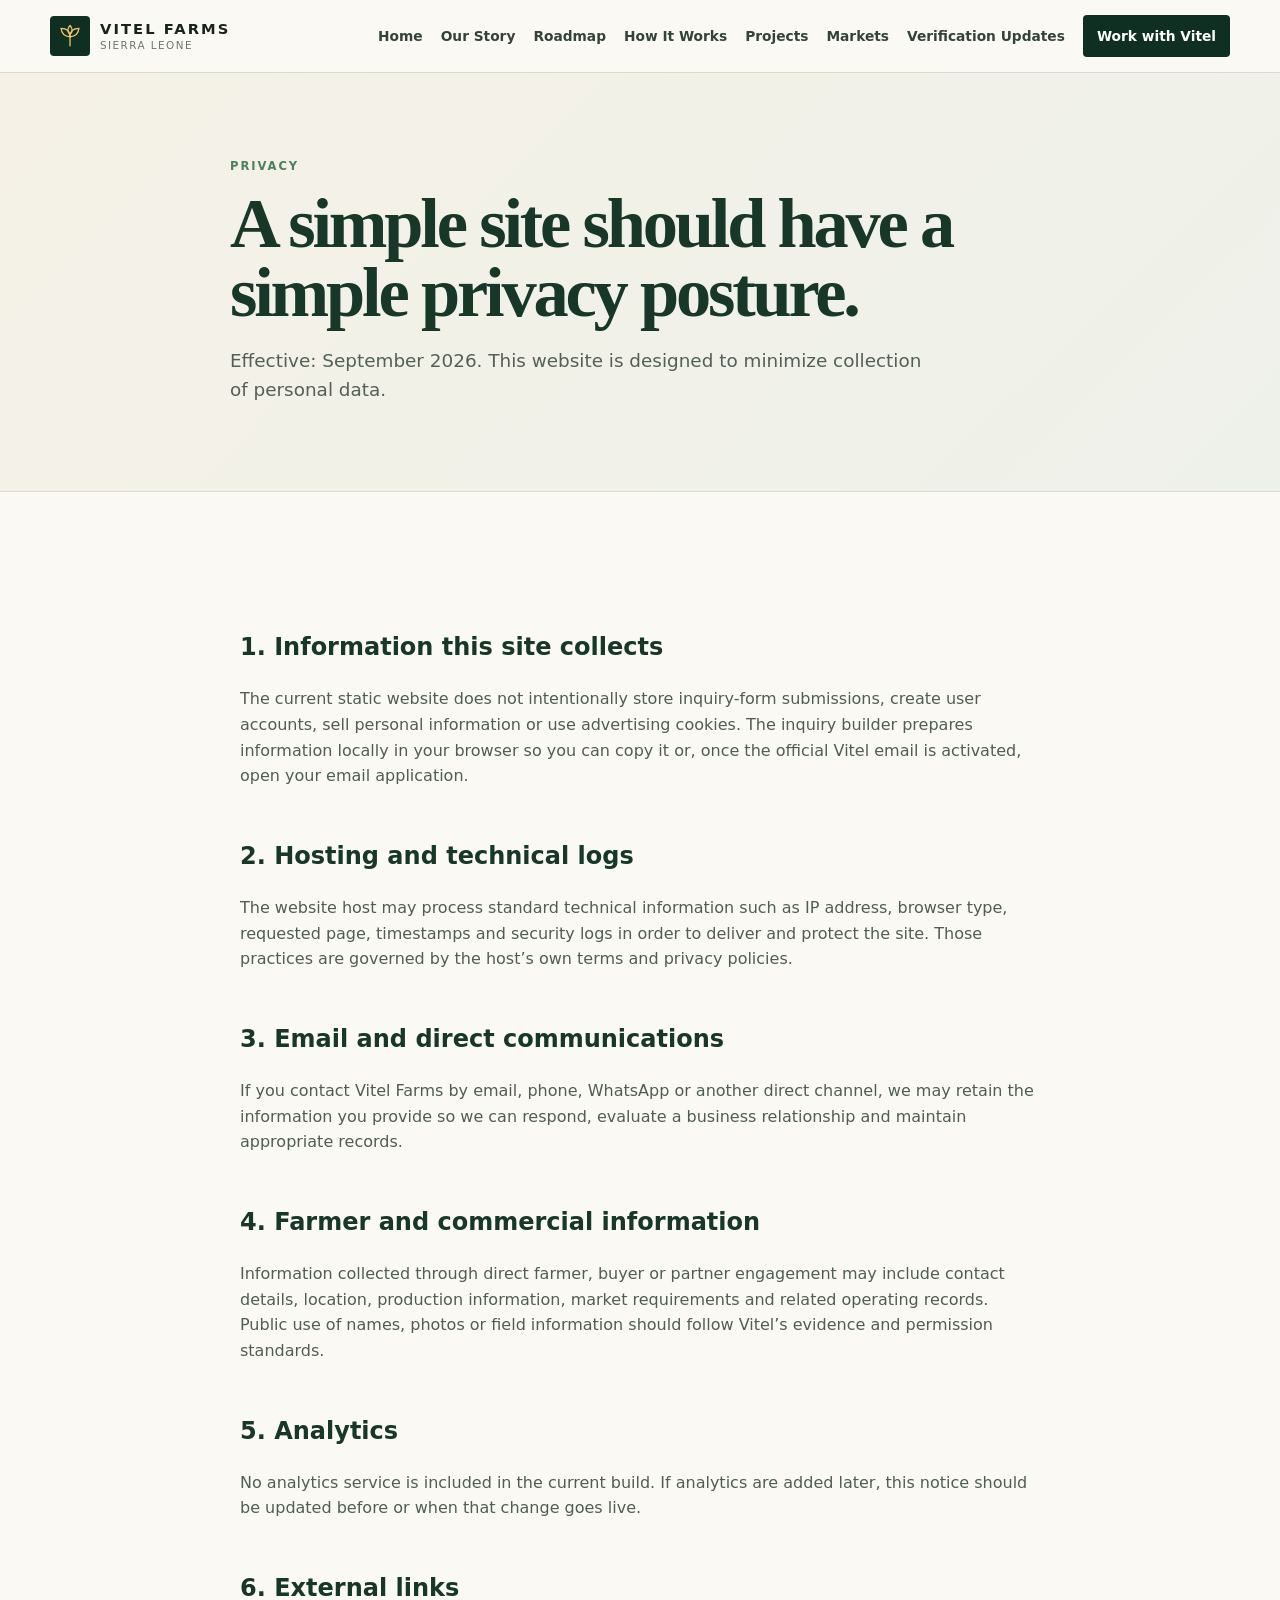
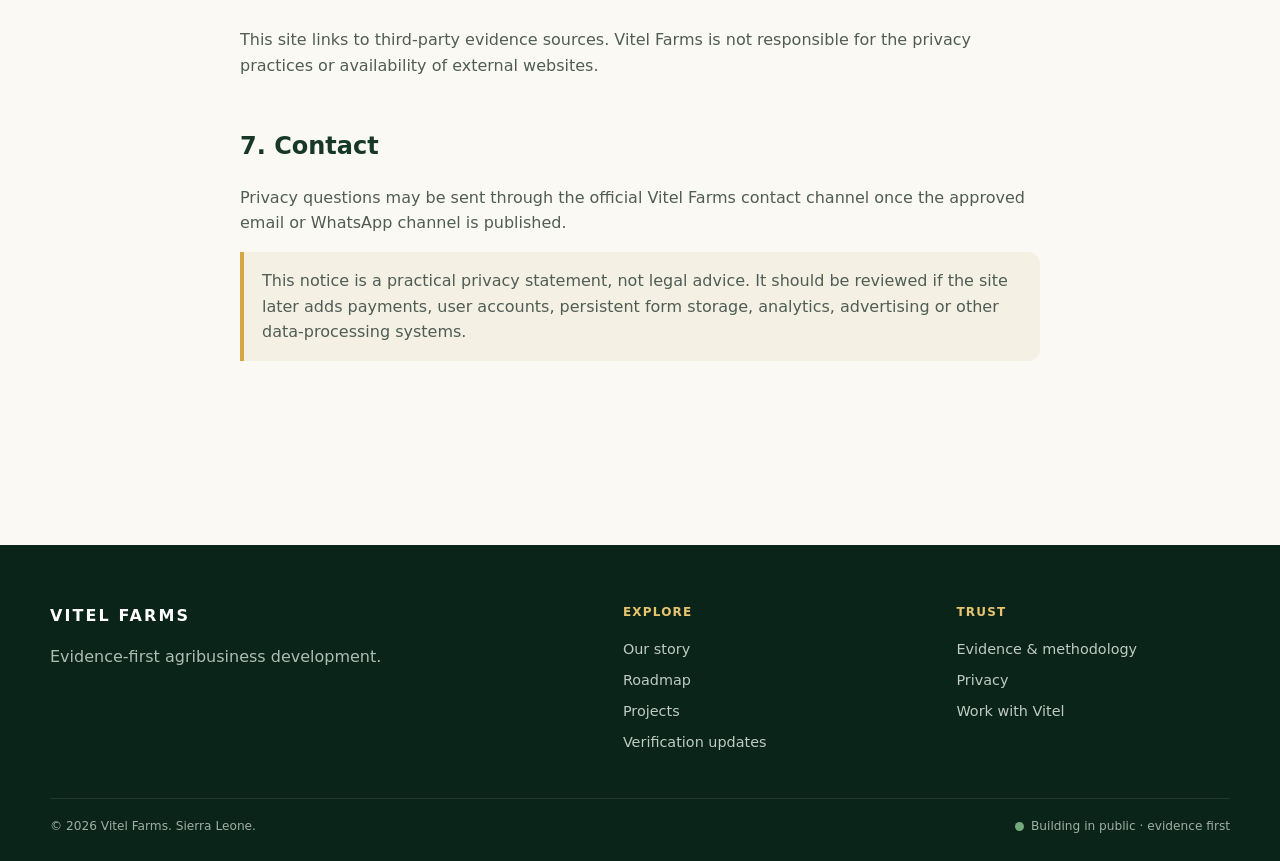
<file: privacy.html>
<!doctype html>
<html lang="en">
<head>
<meta charset="utf-8"><meta name="viewport" content="width=device-width,initial-scale=1">
<title>Privacy · Vitel Farms Sierra Leone</title><meta name="description" content="Privacy notice for the Vitel Farms website."><meta name="theme-color" content="#173729">
<meta property="og:title" content="Privacy · Vitel Farms"><meta property="og:description" content="Privacy notice for the Vitel Farms website."><meta property="og:type" content="website"><meta property="og:site_name" content="Vitel Farms"><meta property="og:image" content="https://thetrevoryoung.github.io/vitel-farms-site/assets/img/vitel-social-card.jpg"><meta property="og:image:width" content="1200"><meta property="og:image:height" content="630"><meta property="og:image:alt" content="Vitel Farms — Growing more value from Sierra Leonean agriculture"><meta name="twitter:card" content="summary_large_image"><meta name="twitter:title" content="Privacy · Vitel Farms"><meta name="twitter:description" content="Privacy notice for the Vitel Farms website."><meta name="twitter:image" content="https://thetrevoryoung.github.io/vitel-farms-site/assets/img/vitel-social-card.jpg"><meta name="twitter:image:alt" content="Vitel Farms — Growing more value from Sierra Leonean agriculture"><link rel="icon" href="assets/img/favicon.svg" type="image/svg+xml"><link rel="manifest" href="site.webmanifest"><link rel="stylesheet" href="assets/css/styles.css">
</head>
<body>
<a class="skip-link" href="#main">Skip to content</a>
<header class="site-header"><div class="shell nav-wrap"><a class="brand" href="index.html" aria-label="Vitel Farms home"><span class="brand-mark" aria-hidden="true"><svg viewBox="0 0 64 64" role="img"><path d="M32 56V30"/><path d="M32 34C19 33 11 25 10 13c12 0 21 6 22 18"/><path d="M32 34c13-1 21-9 22-21-12 0-21 6-22 18"/><path d="M32 28C25 22 25 13 32 6c7 7 7 16 0 22"/></svg></span><span class="brand-copy"><strong>VITEL FARMS</strong><small>Sierra Leone</small></span></a><button class="menu-toggle" aria-label="Open navigation" aria-expanded="false"><span></span><span></span><span></span></button><nav class="main-nav"><a href="index.html">Home</a><a href="about.html">Our Story</a><a href="mission.html">Farm Strategy</a><a href="model.html">Our Model</a><a href="crops.html">Crops</a><a href="markets.html">Markets</a><a href="updates.html">Updates</a><a class="nav-cta" href="contact.html">Work with Vitel</a></nav></div></header>
<main id="main"><section class="page-hero"><div class="shell narrow"><div class="eyebrow">PRIVACY</div><h1>A simple site should have a simple privacy posture.</h1><p>Effective: September 2026. This website is designed to minimize collection of personal data.</p></div></section><section class="section"><div class="shell legal-copy"><h2>1. Information this site collects</h2><p>The current static website does not intentionally store inquiry-form submissions, create user accounts, sell personal information or use advertising cookies. The inquiry builder prepares information locally in your browser so you can copy it or, once the official Vitel email is activated, open your email application.</p><h2>2. Hosting and technical logs</h2><p>The website host may process standard technical information such as IP address, browser type, requested page, timestamps and security logs in order to deliver and protect the site. Those practices are governed by the host’s own terms and privacy policies.</p><h2>3. Email and direct communications</h2><p>If you contact Vitel Farms by email, phone, WhatsApp or another direct channel, we may retain the information you provide so we can respond, evaluate a business relationship and maintain appropriate records.</p><h2>4. Farmer and commercial information</h2><p>Information collected through direct farmer, buyer or partner engagement may include contact details, location, production information, market requirements and related operating records. Public use of names, photos or field information should follow Vitel’s evidence and permission standards.</p><h2>5. Analytics</h2><p>No analytics service is included in the current build. If analytics are added later, this notice should be updated before or when that change goes live.</p><h2>6. External links</h2><p>This site links to third-party evidence sources. Vitel Farms is not responsible for the privacy practices or availability of external websites.</p><h2>7. Contact</h2><p>Privacy questions may be sent through the official Vitel Farms contact channel once the approved email or WhatsApp channel is published.</p><p class="legal-note">This notice is a practical privacy statement, not legal advice. It should be reviewed if the site later adds payments, user accounts, persistent form storage, analytics, advertising or other data-processing systems.</p></div></section></main>
<footer class="site-footer"><div class="shell footer-grid"><div><div class="footer-brand">VITEL FARMS</div><p>Growing more value from Sierra Leonean agriculture.</p></div><div><h3>Explore</h3><a href="about.html">Our story</a><a href="mission.html">Farm strategy</a><a href="crops.html">Crops</a></div><div><h3>Trust</h3><a href="evidence.html">Evidence &amp; methodology</a><a href="privacy.html">Privacy</a><a href="contact.html">Work with Vitel</a></div></div><div class="shell footer-bottom"><span>© <span data-year>2026</span> Vitel Farms. Sierra Leone.</span><span class="status-pill"><i></i> Building in public · evidence first</span></div></footer><script src="assets/js/config.js"></script><script src="assets/js/main.js"></script>
</body>
</html>
</file>
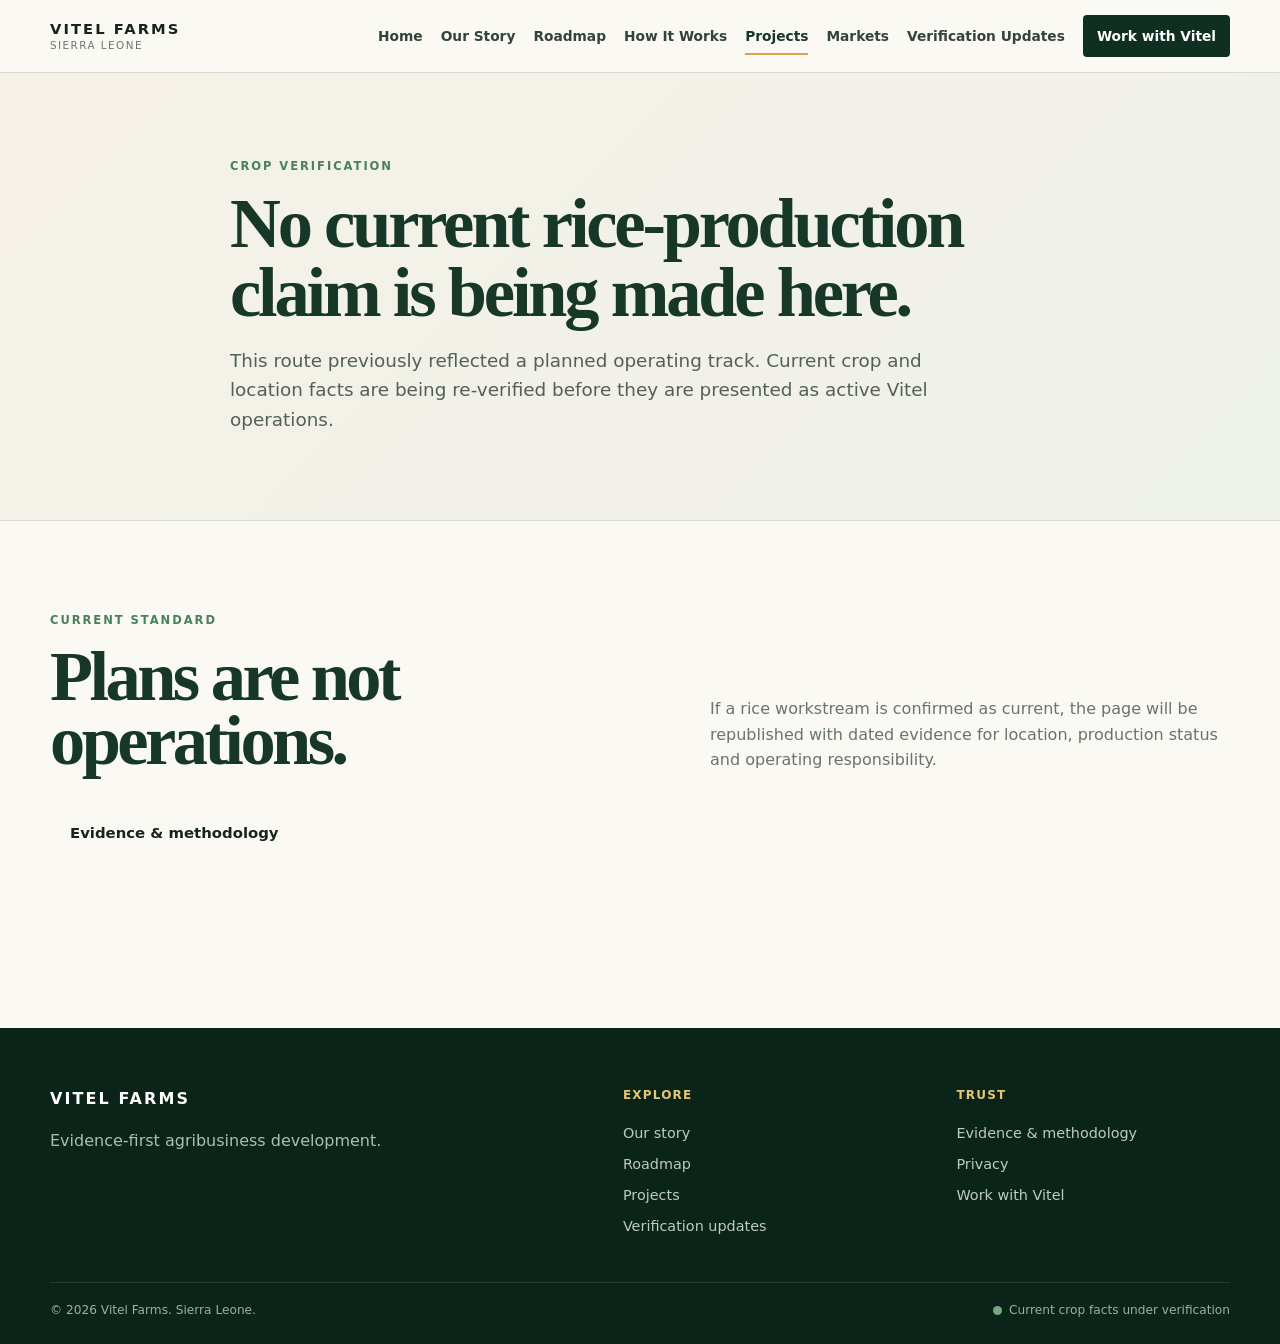
<file: rice.html>
<!doctype html>
<html lang="en"><head><meta charset="utf-8"><meta name="viewport" content="width=device-width,initial-scale=1"><title>Crop Verification · Vitel Farms Sierra Leone</title><meta name="description" content="Vitel Farms is not making a current rice-production or location claim on this page while operating facts are under verification."><meta name="robots" content="noindex,follow"><meta name="theme-color" content="#0b2419"><link rel="icon" href="assets/img/favicon.svg" type="image/svg+xml"><link rel="stylesheet" href="assets/css/styles.css"><link rel="stylesheet" href="assets/css/build-story.css"></head><body class="story-page"><a class="skip-link" href="#main">Skip to content</a><header class="site-header"><div class="shell nav-wrap"><a class="brand" href="index.html"><span class="brand-copy"><strong>VITEL FARMS</strong><small>Sierra Leone</small></span></a><button class="menu-toggle" aria-label="Open navigation" aria-expanded="false"><span></span><span></span><span></span></button><nav class="main-nav"></nav></div></header><main id="main"><section class="page-hero"><div class="shell narrow"><div class="eyebrow">CROP VERIFICATION</div><h1>No current rice-production claim is being made here.</h1><p>This route previously reflected a planned operating track. Current crop and location facts are being re-verified before they are presented as active Vitel operations.</p></div></section><section class="story-section"><div class="shell"><div class="story-head"><div><div class="eyebrow">CURRENT STANDARD</div><h2>Plans are not operations.</h2></div><p>If a rice workstream is confirmed as current, the page will be republished with dated evidence for location, production status and operating responsibility.</p></div><a class="btn" href="evidence.html">Evidence &amp; methodology</a></div></section></main><footer class="site-footer"><div class="shell footer-grid"><div><div class="footer-brand">VITEL FARMS</div><p>Evidence-first agribusiness development.</p></div><div><h3>Explore</h3></div><div><h3>Trust</h3></div></div><div class="shell footer-bottom"><span>© <span data-year>2026</span> Vitel Farms. Sierra Leone.</span><span class="status-pill"><i></i> Current crop facts under verification</span></div></footer><script src="assets/js/config.js"></script><script src="assets/js/main.js"></script></body></html>
</file>
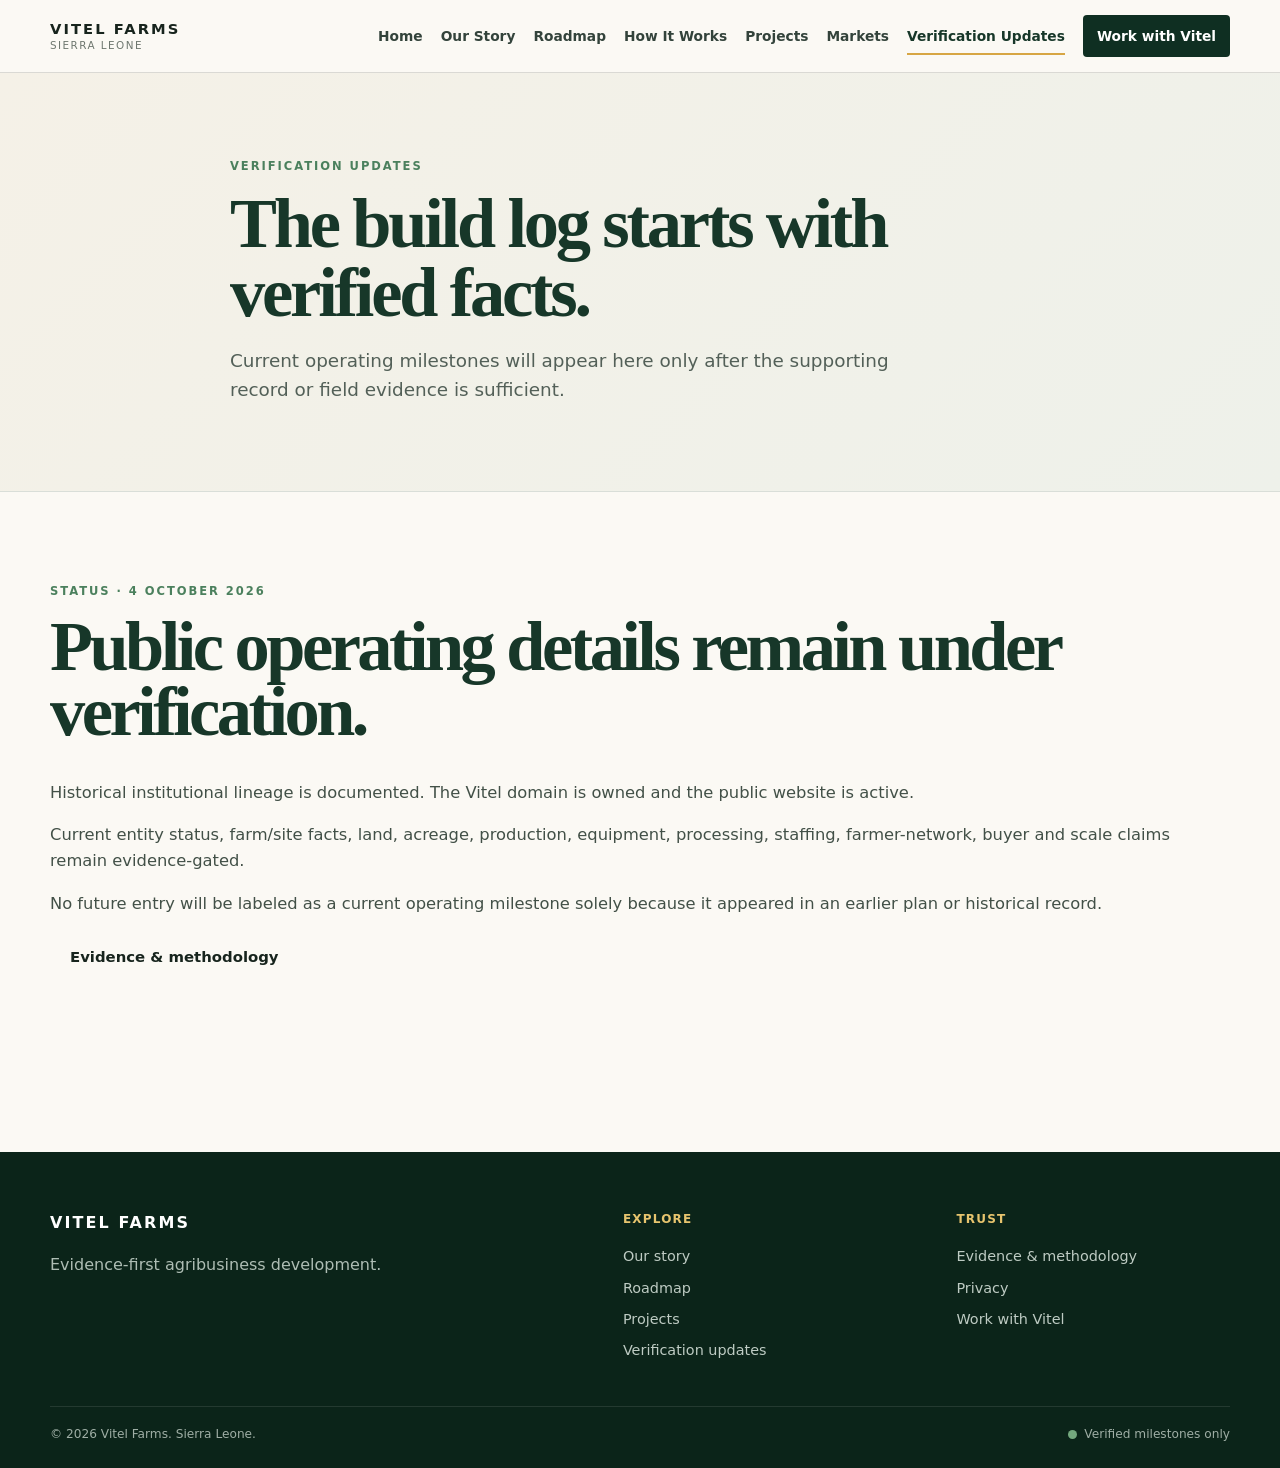
<file: updates.html>
<!doctype html>
<html lang="en"><head><meta charset="utf-8"><meta name="viewport" content="width=device-width,initial-scale=1"><title>Verification Updates · Vitel Farms Sierra Leone</title><meta name="description" content="Vitel Farms publishes current milestones only after the underlying operating facts are verified."><meta name="robots" content="noindex,follow"><meta name="theme-color" content="#0b2419"><link rel="icon" href="assets/img/favicon.svg" type="image/svg+xml"><link rel="stylesheet" href="assets/css/styles.css"><link rel="stylesheet" href="assets/css/build-story.css"></head><body class="story-page"><a class="skip-link" href="#main">Skip to content</a><header class="site-header"><div class="shell nav-wrap"><a class="brand" href="index.html"><span class="brand-copy"><strong>VITEL FARMS</strong><small>Sierra Leone</small></span></a><button class="menu-toggle" aria-label="Open navigation" aria-expanded="false"><span></span><span></span><span></span></button><nav class="main-nav"></nav></div></header><main id="main"><section class="page-hero"><div class="shell narrow"><div class="eyebrow">VERIFICATION UPDATES</div><h1>The build log starts with verified facts.</h1><p>Current operating milestones will appear here only after the supporting record or field evidence is sufficient.</p></div></section><section class="story-section"><div class="shell"><div class="story-head"><div><div class="eyebrow">STATUS · 4 OCTOBER 2026</div><h2>Public operating details remain under verification.</h2></div></div><div class="prose"><p>Historical institutional lineage is documented. The Vitel domain is owned and the public website is active.</p><p>Current entity status, farm/site facts, land, acreage, production, equipment, processing, staffing, farmer-network, buyer and scale claims remain evidence-gated.</p><p>No future entry will be labeled as a current operating milestone solely because it appeared in an earlier plan or historical record.</p></div><a class="btn" href="evidence.html">Evidence &amp; methodology</a></div></section></main><footer class="site-footer"><div class="shell footer-grid"><div><div class="footer-brand">VITEL FARMS</div><p>Evidence-first agribusiness development.</p></div><div><h3>Explore</h3></div><div><h3>Trust</h3></div></div><div class="shell footer-bottom"><span>© <span data-year>2026</span> Vitel Farms. Sierra Leone.</span><span class="status-pill"><i></i> Verified milestones only</span></div></footer><script src="assets/js/config.js"></script><script src="assets/js/main.js"></script></body></html>
</file>
<file: assets/css/styles.css>
:root{
  --ink:#17241d;--green:#173729;--green2:#24543e;--leaf:#4b805d;--gold:#d7a644;--sand:#f7f4ec;--cream:#fcfaf5;--white:#fff;--muted:#6e776f;--line:#d9ded8;--soft:#eaf0eb;--danger:#8c3a32;
  --shadow:0 18px 45px rgba(20,46,34,.12);--radius:20px;--shell:1180px;
}
*{box-sizing:border-box}html{scroll-behavior:smooth}body{margin:0;background:var(--cream);color:var(--ink);font-family:Inter,ui-sans-serif,system-ui,-apple-system,BlinkMacSystemFont,"Segoe UI",sans-serif;line-height:1.6;-webkit-font-smoothing:antialiased}body.nav-open,body.modal-open{overflow:hidden}
a{color:inherit;text-decoration:none}img,svg{max-width:100%;display:block}button,input,textarea{font:inherit}button{cursor:pointer}.shell{width:min(calc(100% - 40px),var(--shell));margin-inline:auto}.narrow{width:min(calc(100% - 40px),820px)}.skip-link{position:absolute;left:-9999px;top:8px;background:var(--gold);color:#111;padding:.7rem 1rem;z-index:999;border-radius:8px}.skip-link:focus{left:12px}.site-header{position:sticky;top:0;z-index:80;background:rgba(252,250,245,.94);backdrop-filter:blur(12px);border-bottom:1px solid rgba(23,55,41,.1)}.nav-wrap{height:78px;display:flex;align-items:center;gap:24px}.brand{display:inline-flex;align-items:center;gap:10px;min-width:max-content}.brand-mark{width:40px;height:40px;display:grid;place-items:center;border-radius:12px;background:var(--green)}.brand-mark svg{width:26px;height:26px;fill:none;stroke:#f0c567;stroke-width:3.2;stroke-linecap:round;stroke-linejoin:round}.brand-copy{display:grid;line-height:1.05}.brand-copy strong{font-size:.98rem;letter-spacing:.1em}.brand-copy small{text-transform:uppercase;font-size:.65rem;letter-spacing:.14em;color:var(--muted);margin-top:4px}.main-nav{margin-left:auto;display:flex;align-items:center;gap:22px;font-size:.91rem;font-weight:650}.main-nav a{position:relative;padding:10px 0;color:#33433b}.main-nav a:hover,.main-nav a.active{color:var(--green)}.main-nav a.active:after{content:"";position:absolute;left:0;right:0;bottom:2px;height:2px;background:var(--gold)}.main-nav .nav-cta{padding:10px 15px;border-radius:999px;background:var(--green);color:white}.main-nav .nav-cta:after{display:none}.menu-toggle{display:none;margin-left:auto;border:0;background:transparent;width:44px;height:44px;padding:10px}.menu-toggle span{display:block;height:2px;background:var(--green);margin:6px 0;transition:.2s}.menu-toggle.open span:nth-child(1){transform:translateY(8px) rotate(45deg)}.menu-toggle.open span:nth-child(2){opacity:0}.menu-toggle.open span:nth-child(3){transform:translateY(-8px) rotate(-45deg)}
.hero{overflow:hidden}.hero-home{background:radial-gradient(circle at 75% 10%,rgba(215,166,68,.18),transparent 35%),linear-gradient(135deg,#fbfaf6,#eef3ed);padding:86px 0 76px}.hero-grid{display:grid;grid-template-columns:1.1fr .9fr;gap:72px;align-items:center}.eyebrow{font-size:.72rem;font-weight:800;letter-spacing:.17em;color:var(--leaf);margin-bottom:14px}.eyebrow.light{color:#f0c96e}.hero h1,.page-hero h1,.section-heading h2,.cta-box h2,.model-callout h2{font-family:Georgia,"Times New Roman",serif;letter-spacing:-.035em;line-height:.98;margin:0;color:var(--green)}.hero h1{font-size:clamp(4rem,8vw,7.6rem)}.hero h1 span{color:var(--gold)}.hero-lead{font-size:1.18rem;max-width:650px;color:#425047;margin:25px 0 28px}.button-row{display:flex;gap:12px;align-items:center;flex-wrap:wrap}.btn{display:inline-flex;align-items:center;justify-content:center;border:1px solid transparent;border-radius:999px;padding:12px 19px;font-weight:750;font-size:.93rem;transition:.18s}.btn:hover{transform:translateY(-1px)}.btn.primary{background:var(--green);color:white}.btn.secondary{background:transparent;color:var(--green);border-color:#9eafa5}.btn.light{background:white;color:var(--green)}.microcopy{font-size:.76rem;color:#6d786f;max-width:590px;margin-top:18px}.scoreboard-card{background:var(--green);color:white;border-radius:28px;padding:30px;box-shadow:var(--shadow);position:relative;z-index:2}.scoreboard-top{display:flex;justify-content:space-between;font-size:.69rem;text-transform:uppercase;letter-spacing:.12em;color:#b7c9bd}.rank-line{display:flex;gap:20px;align-items:center;border-bottom:1px solid rgba(255,255,255,.14);padding:28px 0 24px}.rank-line>strong{font-family:Georgia,serif;font-size:4.2rem;color:#f1c56a;line-height:1}.rank-line div{display:grid}.rank-line b{font-size:1.28rem}.rank-line small{color:#c6d2cb}.rank-track{height:10px;background:rgba(255,255,255,.12);border-radius:20px;margin:26px 0 10px;overflow:hidden}.rank-track span{display:block;height:100%;background:linear-gradient(90deg,#f1c56a,#81aa78);border-radius:inherit}.rank-destination{display:flex;justify-content:space-between;align-items:center;font-size:.8rem;color:#bccbc1}.rank-destination b{font-family:Georgia,serif;font-size:1.7rem;color:white}.root-lines{height:90px;width:78%;margin:-12px auto 0;position:relative}.root-lines i{position:absolute;top:0;width:2px;background:linear-gradient(var(--gold),transparent);height:80px;transform-origin:top}.root-lines i:nth-child(1){left:25%;transform:rotate(25deg)}.root-lines i:nth-child(2){left:42%;transform:rotate(8deg)}.root-lines i:nth-child(3){left:58%;transform:rotate(-8deg)}.root-lines i:nth-child(4){left:75%;transform:rotate(-25deg)}
.stats-band{background:white;border-block:1px solid var(--line)}.stats-grid{display:grid;grid-template-columns:repeat(4,1fr)}.stats-grid>div{padding:30px 26px;border-right:1px solid var(--line);display:grid}.stats-grid>div:last-child{border-right:0}.stats-grid strong{font-family:Georgia,serif;font-size:2.15rem;color:var(--green);line-height:1.05}.stats-grid span{font-weight:700;margin-top:5px}.stats-grid small{color:var(--muted);font-size:.76rem}.section{padding:88px 0}.section.muted{background:#f0f3ee}.section.dark{background:var(--green);color:white}.split{display:grid;grid-template-columns:minmax(0,.8fr) minmax(0,1.2fr);gap:80px;align-items:start}.split.compact{gap:55px}.section-heading h2,.cta-box h2,.model-callout h2{font-size:clamp(2.4rem,4vw,4.1rem)}.section-heading p{color:var(--muted);font-size:1.05rem}.section-heading.centered{text-align:center;max-width:760px;margin:0 auto 42px}.prose{font-size:1.02rem;color:#425047}.prose p:first-child{margin-top:0}.text-link{display:inline-flex;margin-top:10px;font-weight:800;color:var(--green);border-bottom:1px solid var(--gold)}.dark .text-link{color:white}.four-grid,.three-grid,.two-grid,.six-grid{display:grid;gap:20px}.four-grid{grid-template-columns:repeat(4,1fr)}.three-grid{grid-template-columns:repeat(3,1fr)}.two-grid{grid-template-columns:repeat(2,1fr)}.six-grid{grid-template-columns:repeat(3,1fr)}.process-card,.feature-card,.pathway-card,.contact-path,.update-card,.product-grid>article,.market-cards>article,.readiness-grid>div{background:white;border:1px solid #dde2dc;border-radius:var(--radius);padding:28px;box-shadow:0 9px 24px rgba(24,53,40,.04)}.process-card>span,.contact-path>span,.icon-num{display:inline-flex;width:38px;height:38px;border-radius:50%;align-items:center;justify-content:center;background:#edf2ec;color:var(--green);font-weight:850;font-size:.8rem}.process-card h3,.feature-card h3,.pathway-card h3,.contact-path h2,.product-grid h3,.market-cards h3{color:var(--green);line-height:1.2}.process-card p,.feature-card p,.pathway-card p{color:#5a655e}.pathway-card{display:block;transition:.2s}.pathway-card:hover{transform:translateY(-4px);box-shadow:var(--shadow)}.pathway-card>span{font-size:.71rem;text-transform:uppercase;letter-spacing:.1em;color:var(--leaf);font-weight:850}.pathway-card b{color:var(--green)}.model-callout{display:grid;grid-template-columns:1fr .8fr;gap:70px;align-items:center}.dark h2{color:white}.dark p{color:#d5ded8}.network-graphic{min-height:340px;position:relative;display:grid;place-items:center}.nucleus{width:104px;height:104px;border-radius:50%;background:var(--gold);color:var(--green);display:grid;place-items:center;font:bold 3rem Georgia;box-shadow:0 0 0 18px rgba(255,255,255,.06),0 0 0 62px rgba(255,255,255,.04)}.node{position:absolute;width:22px;height:22px;border-radius:50%;background:#95b79e;box-shadow:0 0 0 7px rgba(255,255,255,.05)}.n1{top:10%;left:25%}.n2{top:17%;right:20%}.n3{top:50%;right:7%}.n4{bottom:8%;right:29%}.n5{bottom:12%;left:20%}.n6{top:48%;left:5%}.evidence-strip{border-top:1px solid var(--line);background:#fbfaf5}.cta-section{padding-top:25px}.cta-box{background:linear-gradient(125deg,#e9efe8,#f8eed5);border-radius:28px;padding:45px 52px;display:flex;justify-content:space-between;gap:30px;align-items:center}.cta-box h2{font-size:clamp(2rem,3vw,3.1rem);max-width:760px}
.page-hero{padding:80px 0 65px;background:radial-gradient(circle at 80% 0,rgba(215,166,68,.16),transparent 30%),linear-gradient(#f8f6ef,#eff2ed);border-bottom:1px solid var(--line)}.page-hero h1{font-size:clamp(3.2rem,6vw,5.7rem)}.page-hero p{font-size:1.15rem;color:#536058;max-width:700px}.mission-hero{background:radial-gradient(circle at 80% 0,rgba(215,166,68,.2),transparent 32%),linear-gradient(#eef3ed,#faf7ef)}.notice,.trust-banner,.legal-note{border-left:4px solid var(--gold);background:#f4f0e4;padding:16px 18px;border-radius:0 12px 12px 0}.timeline{display:grid;grid-template-columns:repeat(4,1fr);gap:1px;background:#d9dfd8;border:1px solid #d9dfd8;border-radius:18px;overflow:hidden}.timeline article{background:white;padding:26px}.timeline span{font-size:.72rem;font-weight:850;letter-spacing:.08em;color:var(--leaf)}.timeline h3{color:var(--green)}.values-list{display:grid;grid-template-columns:repeat(2,1fr);gap:14px}.values-list>div{border:1px solid var(--line);background:white;border-radius:14px;padding:17px}.values-list b{color:var(--green)}.values-list p{margin:4px 0 0;color:var(--muted)}.legacy-artifacts{display:grid;grid-template-columns:.58fr 1.42fr;gap:22px;margin-top:34px}.legacy-artifact{margin:0;background:white;border:1px solid var(--line);border-radius:18px;padding:18px;display:flex;flex-direction:column;justify-content:center}.legacy-artifact img{max-height:230px;width:100%;object-fit:contain;background:#fff}.legacy-artifact figcaption{font-size:.78rem;color:var(--muted);margin-top:12px}.rank-table-wrap{overflow-x:auto;border:1px solid var(--line);border-radius:16px;background:white}.rank-table{width:100%;border-collapse:collapse;min-width:620px}.rank-table th,.rank-table td{padding:13px 16px;border-bottom:1px solid #e5e8e4;text-align:left}.rank-table th{font-size:.74rem;text-transform:uppercase;letter-spacing:.08em;background:#eef2ed;color:var(--green)}.rank-table tr:last-child td{border-bottom:0}.table-note,.source-note{font-size:.78rem;color:var(--muted)}.milestone-line{display:grid;gap:0}.milestone-line>div{padding:22px 0;border-bottom:1px solid var(--line);display:grid;grid-template-columns:120px 1fr;gap:20px}.milestone-line span{font-weight:850;color:var(--leaf)}.system-map{height:480px;position:relative;display:grid;place-items:center}.system-center{width:130px;height:130px;border-radius:50%;background:var(--gold);display:grid;place-items:center;color:var(--green);font-weight:900;text-align:center;padding:15px;z-index:3}.system-ring{position:absolute;border:1px solid rgba(255,255,255,.28);border-radius:50%}.r1{width:280px;height:280px}.r2{width:450px;height:450px}.center-note{text-align:center;color:#d8e0db}.guardrails .x-list{margin:0;padding:0;list-style:none}.x-list li{padding:10px 0 10px 27px;position:relative;border-bottom:1px solid var(--line)}.x-list li:before{content:"×";position:absolute;left:0;color:var(--danger);font-weight:900}.check-list{list-style:none;padding:0}.check-list li{position:relative;padding:8px 0 8px 27px}.check-list li:before{content:"✓";position:absolute;left:0;color:var(--leaf);font-weight:900}.readiness-grid{display:grid;grid-template-columns:repeat(3,1fr);gap:18px}.stats-band.internal .stats-grid strong{font-size:1.65rem}.product-grid{display:grid;grid-template-columns:repeat(3,1fr);gap:18px}.market-cards{display:grid;grid-template-columns:repeat(2,1fr);gap:18px}.trust-banner{margin-top:28px}.updates-grid{display:grid;grid-template-columns:repeat(2,1fr);gap:18px}.update-card{position:relative}.update-meta{display:flex;gap:10px;align-items:center;margin-bottom:10px}.status{font-size:.67rem;font-weight:900;letter-spacing:.08em;text-transform:uppercase;padding:5px 8px;border-radius:999px}.status.complete{background:#dcebdd;color:#31593b}.status.working{background:#f8e8b9;color:#765817}.status.verify{background:#dce9ef;color:#315b6e}.status.planned{background:#e9e6ee;color:#5d526b}.status-key{display:flex;gap:8px;flex-wrap:wrap}.contact-grid{display:grid;grid-template-columns:repeat(3,1fr);gap:18px}.contact-path ul{padding-left:20px;color:#5d685f}.contact-status{display:flex;gap:12px;align-items:flex-start;background:#edf2ed;border:1px solid #d9e1da;border-radius:14px;padding:17px}.contact-status i,.status-pill i{width:9px;height:9px;border-radius:50%;background:var(--gold);flex:0 0 auto;margin-top:7px}.contact-status div{display:grid}.contact-status small{color:var(--muted)}.modal{display:none;position:fixed;inset:0;z-index:120}.modal[aria-hidden="false"]{display:block}.modal-backdrop{position:absolute;inset:0;background:rgba(12,27,20,.72)}.modal-panel{position:relative;width:min(calc(100% - 34px),620px);max-height:90vh;overflow:auto;margin:5vh auto;background:white;border-radius:22px;padding:34px;box-shadow:var(--shadow)}.modal-close{position:absolute;right:16px;top:12px;border:0;background:transparent;font-size:2rem;color:var(--muted)}.modal form{display:grid;gap:13px}.modal label{display:grid;gap:5px;font-size:.82rem;font-weight:750;color:#405048}.modal input,.modal textarea{width:100%;border:1px solid #cdd6cf;border-radius:10px;padding:11px 12px;background:#fbfcfa}.modal input:focus,.modal textarea:focus{outline:2px solid rgba(36,84,62,.25);border-color:var(--leaf)}.form-feedback{min-height:1.5em;color:var(--leaf);font-size:.82rem}.source-list{display:grid;gap:14px}.source-list>div{padding:18px;border:1px solid var(--line);border-radius:14px;background:white}.source-list a{font-weight:800;color:var(--green)}.legal-copy{max-width:800px}.legal-copy h2{color:var(--green);margin-top:2em}.legal-copy p,.legal-copy li{color:#4f5d55}.light-prose{color:#d7e0da}
.site-footer{background:#102b20;color:#d6dfd8;margin-top:80px}.footer-grid{display:grid;grid-template-columns:1.5fr .8fr .8fr;gap:60px;padding:58px 0 40px}.footer-brand{font-weight:900;letter-spacing:.13em;color:white}.site-footer h3{font-size:.75rem;text-transform:uppercase;letter-spacing:.1em;color:#e7c46e;margin:0 0 12px}.site-footer a{display:block;color:#becbc3;font-size:.9rem;padding:4px 0}.site-footer p{color:#aebdb4}.footer-bottom{padding:18px 0 24px;border-top:1px solid rgba(255,255,255,.1);display:flex;justify-content:space-between;gap:20px;font-size:.76rem;color:#9faea5}.status-pill{display:inline-flex;align-items:center;gap:7px}.status-pill i{margin-top:0;background:#74a87e}
.reveal{opacity:1;transform:none}.delay-1,.delay-2,.delay-3{transition-delay:0s}@media (prefers-reduced-motion:reduce){html{scroll-behavior:auto}.btn,.pathway-card{transition:none}}
@media(max-width:980px){.main-nav{display:none;position:fixed;inset:78px 0 auto 0;background:var(--cream);padding:20px 24px 30px;box-shadow:0 20px 30px rgba(0,0,0,.08);flex-direction:column;align-items:stretch;gap:0;max-height:calc(100vh - 78px);overflow:auto}.main-nav.open{display:flex}.main-nav a{padding:13px 5px;border-bottom:1px solid var(--line)}.main-nav a.active:after{display:none}.main-nav .nav-cta{margin-top:13px;text-align:center;border:0}.menu-toggle{display:block}.hero-grid,.split,.model-callout{grid-template-columns:1fr;gap:42px}.hero-visual{max-width:620px}.four-grid,.timeline{grid-template-columns:repeat(2,1fr)}.three-grid,.contact-grid,.product-grid,.readiness-grid{grid-template-columns:repeat(2,1fr)}.six-grid{grid-template-columns:repeat(2,1fr)}.stats-grid{grid-template-columns:repeat(2,1fr)}.stats-grid>div:nth-child(2){border-right:0}.stats-grid>div:nth-child(-n+2){border-bottom:1px solid var(--line)}.footer-grid{grid-template-columns:1fr 1fr}.footer-grid>div:first-child{grid-column:1/-1}.legacy-artifacts{grid-template-columns:1fr 1.5fr}}
@media(max-width:650px){.shell,.narrow{width:min(calc(100% - 28px),var(--shell))}.nav-wrap{height:70px}.main-nav{inset:70px 0 auto}.hero-home{padding:58px 0 48px}.hero h1{font-size:clamp(3.5rem,18vw,5.5rem)}.page-hero{padding:58px 0 50px}.page-hero h1{font-size:clamp(2.8rem,13vw,4.5rem)}.section{padding:64px 0}.section-heading h2,.model-callout h2{font-size:clamp(2.3rem,11vw,3.2rem)}.four-grid,.three-grid,.two-grid,.six-grid,.contact-grid,.product-grid,.market-cards,.updates-grid,.readiness-grid,.timeline,.values-list,.legacy-artifacts{grid-template-columns:1fr}.stats-grid{grid-template-columns:1fr}.stats-grid>div{border-right:0;border-bottom:1px solid var(--line)!important}.stats-grid>div:last-child{border-bottom:0!important}.cta-box{padding:30px 24px;display:grid}.footer-grid{grid-template-columns:1fr;gap:25px}.footer-grid>div:first-child{grid-column:auto}.footer-bottom{display:grid}.scoreboard-card{padding:23px}.rank-line>strong{font-size:3.5rem}.system-map{height:340px}.r1{width:210px;height:210px}.r2{width:330px;height:330px}.system-center{width:105px;height:105px;font-size:.86rem}.milestone-line>div{grid-template-columns:1fr;gap:4px}.modal-panel{padding:28px 20px}.button-row .btn{width:100%}.contact-path .btn{width:100%}}

/* Vitel visual evolution v1.5 — land, production, value and market */
:root{--soil:#704830;--clay:#a25f42;--earth:#c58a5b;--field-paper:#f0ede3;--data:#52635a;--verified:#356c68;--amber:#a77726}
.hero-home{position:relative;background:linear-gradient(90deg,rgba(112,72,48,.035) 1px,transparent 1px) 0 0/46px 46px,linear-gradient(rgba(112,72,48,.025) 1px,transparent 1px) 0 0/46px 46px,radial-gradient(circle at 78% 12%,rgba(215,166,68,.22),transparent 34%),linear-gradient(135deg,#fbfaf6,#eef3ed 62%,#f4eee2)}.hero-home:after{content:"";position:absolute;left:0;right:0;bottom:0;height:7px;background:linear-gradient(90deg,var(--soil),var(--clay),var(--gold),var(--leaf),var(--green));opacity:.78}.hero-home .hero-grid{position:relative;z-index:1}.hero-home h1{font-size:clamp(3.8rem,7vw,6.5rem);max-width:760px}.hero-lead{max-width:610px}.hero-visual{position:relative}.hero-proof-note{margin:16px 8px 0;padding:12px 14px;border-left:3px solid var(--clay);background:rgba(255,255,255,.56);color:#59645d;font-size:.76rem;line-height:1.45}.hero-proof-note strong{color:var(--green)}
.stats-band.operating-band{background:#fffdf8}.stats-band.operating-band .stats-grid strong{font-size:1.55rem}.stats-band.operating-band .stats-grid>div:nth-child(1){border-top:3px solid var(--leaf)}.stats-band.operating-band .stats-grid>div:nth-child(2){border-top:3px solid var(--gold)}.stats-band.operating-band .stats-grid>div:nth-child(3){border-top:3px solid var(--verified)}.stats-band.operating-band .stats-grid>div:nth-child(4){border-top:3px solid var(--soil)}
.section.earth{background:var(--field-paper)}.section.market-tint{background:#f5f0e7}.section-heading .section-intro{max-width:760px}
.value-chain{display:grid;grid-template-columns:repeat(6,minmax(0,1fr));gap:0;margin-top:38px;border:1px solid #d8d2c5;border-radius:22px;overflow:hidden;background:white}.chain-step{min-height:190px;padding:26px 22px 24px;position:relative;border-right:1px solid #e2ddd2;display:flex;flex-direction:column;justify-content:space-between}.chain-step:last-child{border-right:0}.chain-step:after{content:"→";position:absolute;right:-13px;top:50%;transform:translateY(-50%);width:26px;height:26px;border-radius:50%;display:grid;place-items:center;background:var(--cream);border:1px solid #d8d2c5;color:var(--soil);font-weight:900;z-index:2}.chain-step:last-child:after{display:none}.chain-step .chain-num{font-size:.68rem;font-weight:900;letter-spacing:.13em;color:var(--clay)}.chain-step h3{margin:24px 0 8px;color:var(--green);line-height:1.12;font-size:1.05rem}.chain-step p{margin:0;color:#657068;font-size:.82rem;line-height:1.45}.chain-step:nth-child(1){box-shadow:inset 0 5px var(--soil)}.chain-step:nth-child(2){box-shadow:inset 0 5px var(--leaf)}.chain-step:nth-child(3){box-shadow:inset 0 5px var(--earth)}.chain-step:nth-child(4){box-shadow:inset 0 5px var(--gold)}.chain-step:nth-child(5){box-shadow:inset 0 5px var(--clay)}.chain-step:nth-child(6){box-shadow:inset 0 5px var(--green)}
.process-grid .process-card{box-shadow:none;border-color:#d9ddd7;min-height:225px}.process-grid .process-card:nth-child(1){border-top:4px solid var(--verified)}.process-grid .process-card:nth-child(2){border-top:4px solid var(--leaf)}.process-grid .process-card:nth-child(3){border-top:4px solid var(--gold)}.process-grid .process-card:nth-child(4){border-top:4px solid var(--soil)}
.network-flow{display:grid;grid-template-columns:repeat(6,minmax(0,1fr));gap:10px;align-items:stretch}.network-stage{position:relative;padding:22px 18px;min-height:165px;border:1px solid rgba(255,255,255,.16);border-radius:16px;background:rgba(255,255,255,.055)}.network-stage:not(:last-child):after{content:"→";position:absolute;right:-12px;top:48%;color:#efc76d;font-weight:900;z-index:2}.network-stage b{display:block;color:white;line-height:1.2;margin:14px 0 8px}.network-stage p{font-size:.78rem;line-height:1.42;margin:0;color:#c9d5cd}.status-chip{display:inline-flex;align-items:center;border-radius:999px;padding:5px 8px;font-size:.61rem;text-transform:uppercase;letter-spacing:.09em;font-weight:900;white-space:nowrap}.status-chip.verify{background:#dce9ef;color:#315b6e}.status-chip.building{background:#f8e8b9;color:#765817}.status-chip.planned{background:#e9e6ee;color:#5d526b}.status-chip.market,.status-chip.current{background:#dcebdd;color:#31593b}.network-flow.light .network-stage{background:white;border-color:#d9ddd7}.network-flow.light .network-stage b{color:var(--green)}.network-flow.light .network-stage p{color:#627068}.network-flow.light .network-stage:not(:last-child):after{color:var(--soil)}
.market-loop{display:grid;grid-template-columns:repeat(4,minmax(0,1fr));gap:14px;margin-top:34px}.market-loop-step{position:relative;min-height:175px;padding:24px 22px;border-radius:18px;background:white;border:1px solid #ddd6c9}.market-loop-step:not(:last-child):after{content:"→";position:absolute;right:-13px;top:50%;transform:translateY(-50%);z-index:2;width:26px;height:26px;border-radius:50%;background:var(--green);color:white;display:grid;place-items:center;font-weight:900}.market-loop-step span{font-size:.67rem;font-weight:900;letter-spacing:.11em;color:var(--clay)}.market-loop-step h3{margin:20px 0 8px;color:var(--green);line-height:1.15}.market-loop-step p{margin:0;color:#637068;font-size:.84rem}
.evidence-ledger{display:grid;grid-template-columns:repeat(3,1fr);gap:16px;margin-top:30px}.evidence-ledger article{background:white;border:1px solid #d9ddd7;border-radius:18px;padding:24px}.evidence-ledger article:nth-child(1){border-top:4px solid var(--verified)}.evidence-ledger article:nth-child(2){border-top:4px solid var(--amber)}.evidence-ledger article:nth-child(3){border-top:4px solid var(--soil)}.evidence-ledger h3{color:var(--green);margin:12px 0 8px}.evidence-ledger p{color:#647068;margin:0;font-size:.88rem}
.origin-compact{padding:34px 0;border-block:1px solid #ddd8cd;background:#faf6ee}.origin-compact .shell{display:grid;grid-template-columns:.7fr 1.3fr;gap:55px;align-items:center}.origin-compact p{margin:0;color:#5f6b63}
.page-hero{background:linear-gradient(90deg,rgba(112,72,48,.025) 1px,transparent 1px) 0 0/48px 48px,radial-gradient(circle at 80% 0,rgba(215,166,68,.17),transparent 30%),linear-gradient(#f8f6ef,#eff2ed)}.page-hero h1{font-size:clamp(3.1rem,5.5vw,5.2rem)}.product-grid>article,.market-cards>article,.six-grid>article{box-shadow:none}.product-grid>article{border-top:4px solid var(--gold)}.market-cards>article{border-top:4px solid var(--green)}.six-grid>article{background:white;border:1px solid #ddd8ce;border-radius:18px;padding:24px}.six-grid>article b{color:var(--clay);font-size:.72rem;letter-spacing:.1em}.six-grid>article h3{color:var(--green);margin:14px 0 7px}.six-grid>article p{color:#637068;margin:0}.source-list>article{display:grid;grid-template-columns:54px 1fr;gap:16px;padding:20px;border:1px solid var(--line);border-radius:14px;background:white}.source-list>article>span{font-weight:900;color:var(--clay)}.source-list>article h3{margin:0 0 6px;color:var(--green)}.source-list>article p{margin:0 0 8px;color:#5d6961}.source-list>article a{font-weight:800;color:var(--green)}
@media(max-width:980px){.value-chain{grid-template-columns:repeat(3,1fr)}.chain-step:nth-child(3){border-right:0}.chain-step:nth-child(3):after{display:none}.chain-step:nth-child(-n+3){border-bottom:1px solid #e2ddd2}.network-flow{grid-template-columns:repeat(3,1fr)}.network-stage:nth-child(3):after{display:none}.market-loop{grid-template-columns:repeat(2,1fr)}.market-loop-step:nth-child(2):after{display:none}.evidence-ledger{grid-template-columns:1fr 1fr}.evidence-ledger article:last-child{grid-column:1/-1}.origin-compact .shell{grid-template-columns:1fr;gap:18px}}
@media(max-width:650px){.hero-home h1{font-size:clamp(3.15rem,15vw,4.7rem)}.hero-proof-note{margin-inline:0}.value-chain{grid-template-columns:1fr}.chain-step{min-height:0;border-right:0;border-bottom:1px solid #e2ddd2}.chain-step:after{content:"↓";right:50%;top:auto;bottom:-14px;transform:translateX(50%)}.chain-step:nth-child(3):after{display:grid}.chain-step:last-child{border-bottom:0}.chain-step:last-child:after{display:none}.network-flow{grid-template-columns:1fr}.network-stage{min-height:0}.network-stage:not(:last-child):after{content:"↓";right:50%;top:auto;bottom:-15px;transform:translateX(50%)}.network-stage:nth-child(3):after{display:block}.market-loop{grid-template-columns:1fr}.market-loop-step{min-height:0}.market-loop-step:not(:last-child):after{content:"↓";right:50%;top:auto;bottom:-14px;transform:translateX(50%)}.market-loop-step:nth-child(2):after{display:grid}.evidence-ledger{grid-template-columns:1fr}.evidence-ledger article:last-child{grid-column:auto}.page-hero h1{font-size:clamp(2.7rem,12vw,4rem)}}
/* System-map label layout */
.system-ring{display:flex;flex-wrap:wrap;align-content:center;justify-content:center;gap:10px;padding:54px}.system-ring span{display:inline-flex;align-items:center;justify-content:center;background:rgba(255,255,255,.09);border:1px solid rgba(255,255,255,.18);border-radius:999px;padding:6px 10px;color:#dfe8e2;font-size:.74rem;line-height:1.15;text-align:center;max-width:120px}.system-ring.r1{padding:38px}.system-ring.r1 span{background:rgba(241,197,106,.12);border-color:rgba(241,197,106,.22)}
@media(max-width:650px){.system-ring{padding:36px 28px;gap:7px}.system-ring.r1{padding:26px 20px}.system-ring span{font-size:.65rem;padding:5px 8px;max-width:95px}}
</file>
<file: assets/css/visual-refresh.css>
/* Vitel Farms visual-first refresh v2.0
   References: Next Big Farm, AgriPro, Visit Rwanda
   Purpose: more visual, editorial, concise, agriculture-first presentation. */

:root{
  --vf-forest:#0f2f22;
  --vf-forest-2:#163f2d;
  --vf-leaf:#6f966d;
  --vf-lime:#bdd08b;
  --vf-gold:#e1b75a;
  --vf-earth:#8a5637;
  --vf-cream:#f5f1e7;
  --vf-paper:#fbf9f4;
  --vf-ink:#152019;
  --vf-muted:#6b746e;
  --vf-line:rgba(21,32,25,.14);
  --vf-shadow:0 18px 60px rgba(9,31,21,.14);
}

body{background:var(--vf-paper)}
.site-header{background:rgba(251,249,244,.96);border-bottom:1px solid var(--vf-line)}
.nav-wrap{height:72px}
.brand-mark{border-radius:4px;background:var(--vf-forest)}
.brand-copy strong{letter-spacing:.14em;font-size:.92rem}
.main-nav{gap:18px;font-size:.86rem}
.main-nav .nav-cta,.btn{border-radius:4px}
.main-nav .nav-cta{padding:10px 14px;background:var(--vf-forest)}
.btn.primary{background:var(--vf-forest)}
.btn.secondary{border-color:rgba(15,47,34,.35)}

/* Generic inner-page refinement */
.page-hero{background:linear-gradient(135deg,#f5f1e7,#eef1ea);padding:84px 0 68px}
.page-hero h1,.section-heading h2,.cta-box h2,.model-callout h2{letter-spacing:-.045em}
.feature-card,.process-card,.pathway-card,.contact-path,.update-card,.product-grid>article,.market-cards>article,.readiness-grid>div{border-radius:8px;box-shadow:none}
.cta-box{border-radius:8px;background:linear-gradient(120deg,#e6ecdf,#f3e2bb)}
.site-footer{background:#0b2419}

/* Homepage */
.visual-home .site-footer{margin-top:0}
.vf-hero{position:relative;min-height:78vh;display:flex;align-items:flex-end;overflow:hidden;background:#0b2419;color:#fff}
.vf-hero-media{position:absolute;inset:0;margin:0}
.vf-hero-media img{width:100%;height:100%;object-fit:cover;object-position:center 52%}
.vf-hero-media:after{content:"";position:absolute;inset:0;background:linear-gradient(90deg,rgba(7,25,17,.86) 0%,rgba(7,25,17,.61) 48%,rgba(7,25,17,.16) 78%),linear-gradient(0deg,rgba(7,25,17,.72) 0%,transparent 45%)}
.vf-hero-inner{position:relative;z-index:2;padding:clamp(90px,14vh,160px) 0 66px;width:100%}
.vf-kicker{display:flex;align-items:center;gap:10px;font-size:.72rem;font-weight:850;letter-spacing:.16em;text-transform:uppercase;color:#d9e1cc;margin-bottom:18px}
.vf-kicker:before{content:"";display:block;width:44px;height:2px;background:var(--vf-gold)}
.vf-hero h1{font-family:Georgia,"Times New Roman",serif;font-size:clamp(4.2rem,8.5vw,8.7rem);letter-spacing:-.06em;line-height:.87;max-width:950px;margin:0;color:#fff}
.vf-hero h1 em{display:block;color:var(--vf-gold);font-style:normal}
.vf-hero-copy{font-size:clamp(1rem,1.7vw,1.24rem);max-width:660px;color:#e7ece8;margin:26px 0 30px;line-height:1.55}
.vf-hero .btn.primary{background:var(--vf-gold);color:#13241b}
.vf-hero .btn.secondary{color:#fff;border-color:rgba(255,255,255,.55)}
.vf-image-credit{position:absolute;z-index:3;right:18px;bottom:14px;max-width:430px;text-align:right;color:rgba(255,255,255,.72);font-size:.61rem;line-height:1.35}
.vf-image-credit a{text-decoration:underline;text-underline-offset:2px}

.vf-marquee{background:var(--vf-gold);color:#13241b;border-bottom:1px solid rgba(0,0,0,.1)}
.vf-marquee .shell{min-height:54px;display:flex;align-items:center;justify-content:space-between;gap:18px;font-size:.71rem;font-weight:900;letter-spacing:.13em;text-transform:uppercase}
.vf-marquee i{width:5px;height:5px;border-radius:50%;background:var(--vf-forest);opacity:.58}

.vf-section{padding:clamp(72px,9vw,118px) 0}
.vf-section.tight{padding:64px 0}
.vf-section.dark{background:var(--vf-forest);color:#fff}
.vf-section.cream{background:var(--vf-cream)}
.vf-section-header{display:grid;grid-template-columns:minmax(0,.7fr) minmax(0,1.3fr);gap:70px;align-items:end;margin-bottom:46px}
.vf-section-label{font-size:.68rem;font-weight:900;letter-spacing:.17em;text-transform:uppercase;color:var(--vf-earth)}
.dark .vf-section-label{color:var(--vf-gold)}
.vf-section-header h2,.vf-big-copy{font-family:Georgia,"Times New Roman",serif;font-size:clamp(2.8rem,5vw,5.4rem);line-height:.94;letter-spacing:-.05em;margin:0;color:var(--vf-forest)}
.dark .vf-section-header h2,.dark .vf-big-copy{color:#fff}
.vf-section-header p{max-width:650px;margin:0;color:var(--vf-muted);font-size:1.02rem}
.dark .vf-section-header p{color:#c7d2cb}

.vf-editorial-grid{display:grid;grid-template-columns:1.35fr .65fr;gap:18px}
.vf-editorial-lead{min-height:360px;background:var(--vf-forest);color:#fff;padding:clamp(32px,5vw,62px);display:flex;flex-direction:column;justify-content:space-between}
.vf-editorial-lead h2{font-family:Georgia,"Times New Roman",serif;font-size:clamp(3rem,5.5vw,5.9rem);line-height:.92;letter-spacing:-.055em;margin:0;max-width:800px}
.vf-editorial-lead p{max-width:600px;color:#d2ddd6;margin:24px 0 0}
.vf-editorial-side{background:var(--vf-gold);padding:34px;display:flex;flex-direction:column;justify-content:space-between;min-height:360px}
.vf-editorial-side strong{font-family:Georgia,"Times New Roman",serif;font-size:clamp(3rem,6vw,5rem);line-height:.9;color:var(--vf-forest)}
.vf-editorial-side p{margin:0;color:#263b30;font-weight:650}

.vf-strategy-grid{display:grid;grid-template-columns:repeat(4,1fr);border-top:1px solid rgba(255,255,255,.2);border-bottom:1px solid rgba(255,255,255,.2)}
.vf-strategy-card{padding:34px 25px 38px;border-right:1px solid rgba(255,255,255,.18)}
.vf-strategy-card:last-child{border-right:0}
.vf-strategy-card span{display:block;color:var(--vf-gold);font-size:.72rem;font-weight:900;letter-spacing:.14em;margin-bottom:54px}
.vf-strategy-card h3{font-family:Georgia,"Times New Roman",serif;font-size:2rem;margin:0 0 12px;color:#fff}
.vf-strategy-card p{margin:0;color:#bdcbc2;font-size:.88rem}

.vf-image-grid{display:grid;grid-template-columns:1.15fr .85fr;gap:16px}
.vf-image-card{position:relative;min-height:520px;overflow:hidden;background:#d8ded7}
.vf-image-card.small{min-height:520px}
.vf-image-card img{width:100%;height:100%;position:absolute;inset:0;object-fit:cover;transition:transform .45s ease}
.vf-image-card:hover img{transform:scale(1.018)}
.vf-image-card:after{content:"";position:absolute;inset:0;background:linear-gradient(0deg,rgba(7,25,17,.8),transparent 55%)}
.vf-image-card-copy{position:absolute;z-index:2;left:26px;right:26px;bottom:24px;color:#fff}
.vf-image-card-copy small{display:block;font-size:.64rem;letter-spacing:.13em;text-transform:uppercase;color:#e6c873;font-weight:900;margin-bottom:6px}
.vf-image-card-copy h3{font-family:Georgia,"Times New Roman",serif;font-size:clamp(2rem,3vw,3.2rem);line-height:.96;margin:0 0 9px;color:#fff}
.vf-image-card-copy p{margin:0;max-width:560px;color:#e1e8e3;font-size:.82rem}
.vf-reference-tag{position:absolute;z-index:3;left:14px;top:14px;background:rgba(8,30,20,.86);color:#fff;padding:7px 9px;font-size:.56rem;font-weight:900;letter-spacing:.1em;text-transform:uppercase}

.vf-cassava{display:grid;grid-template-columns:.92fr 1.08fr;min-height:620px;background:#e6e0d1}
.vf-cassava-media{position:relative;min-height:520px;overflow:hidden}
.vf-cassava-media img{position:absolute;inset:0;width:100%;height:100%;object-fit:cover}
.vf-cassava-copy{padding:clamp(45px,7vw,88px);display:flex;flex-direction:column;justify-content:center}
.vf-cassava-copy .vf-section-label{margin-bottom:18px}
.vf-cassava-copy h2{font-family:Georgia,"Times New Roman",serif;font-size:clamp(3.2rem,6vw,6.2rem);line-height:.9;letter-spacing:-.055em;margin:0 0 25px;color:var(--vf-forest)}
.vf-cassava-copy h2 span{color:var(--vf-earth)}
.vf-cassava-copy p{max-width:560px;color:#58635c;margin:0 0 25px}
.vf-cassava-copy .text-link{align-self:flex-start}

.vf-kambia-grid{display:grid;grid-template-columns:.72fr 1.28fr;gap:60px;align-items:center}
.vf-map-card{background:#fff;border:1px solid var(--vf-line);padding:24px}
.vf-map-card img{width:100%;max-height:420px;object-fit:contain;filter:saturate(.65) contrast(1.05)}
.vf-map-card figcaption{font-size:.64rem;color:var(--vf-muted);margin-top:12px}
.vf-kambia-copy h2{font-family:Georgia,"Times New Roman",serif;font-size:clamp(3rem,5vw,5rem);letter-spacing:-.05em;line-height:.94;margin:10px 0 22px;color:var(--vf-forest)}
.vf-kambia-copy p{max-width:640px;color:#5c6860}

.vf-status-strip{background:#fff;border-block:1px solid var(--vf-line)}
.vf-status-grid{display:grid;grid-template-columns:repeat(3,1fr)}
.vf-status-grid article{padding:34px 28px;border-right:1px solid var(--vf-line)}
.vf-status-grid article:last-child{border-right:0}
.vf-status-grid span{display:block;font-size:.61rem;font-weight:900;text-transform:uppercase;letter-spacing:.12em;color:var(--vf-earth);margin-bottom:8px}
.vf-status-grid strong{display:block;color:var(--vf-forest);font-size:1.05rem;line-height:1.3}

.vf-final-cta{background:var(--vf-gold);padding:70px 0}
.vf-final-cta .shell{display:flex;align-items:center;justify-content:space-between;gap:34px}
.vf-final-cta h2{font-family:Georgia,"Times New Roman",serif;font-size:clamp(2.8rem,5vw,5rem);line-height:.92;letter-spacing:-.05em;margin:0;max-width:800px;color:var(--vf-forest)}
.vf-final-cta .btn{background:var(--vf-forest);color:#fff;white-space:nowrap}

@media(max-width:980px){
  .vf-hero{min-height:720px}
  .vf-section-header,.vf-editorial-grid,.vf-cassava,.vf-kambia-grid{grid-template-columns:1fr}
  .vf-strategy-grid{grid-template-columns:repeat(2,1fr)}
  .vf-strategy-card:nth-child(2){border-right:0}
  .vf-strategy-card:nth-child(-n+2){border-bottom:1px solid rgba(255,255,255,.18)}
  .vf-image-grid{grid-template-columns:1fr 1fr}
  .vf-image-card,.vf-image-card.small{min-height:430px}
  .vf-cassava-media{min-height:500px}
  .vf-kambia-grid{gap:35px}
}

@media(max-width:650px){
  .vf-hero{min-height:660px}
  .vf-hero-inner{padding:100px 0 46px}
  .vf-hero h1{font-size:clamp(3.6rem,18vw,5.5rem)}
  .vf-image-credit{left:14px;right:14px;text-align:left;font-size:.54rem}
  .vf-marquee .shell{justify-content:flex-start;overflow:hidden;white-space:nowrap}
  .vf-marquee i:nth-of-type(n+3),.vf-marquee span:nth-of-type(n+4){display:none}
  .vf-section{padding:70px 0}
  .vf-section-header{gap:18px;margin-bottom:32px}
  .vf-section-header h2,.vf-big-copy{font-size:clamp(2.8rem,13vw,4.2rem)}
  .vf-editorial-lead,.vf-editorial-side{min-height:300px;padding:30px 24px}
  .vf-strategy-grid{grid-template-columns:1fr}
  .vf-strategy-card{border-right:0;border-bottom:1px solid rgba(255,255,255,.18);padding:28px 22px}
  .vf-strategy-card span{margin-bottom:28px}
  .vf-strategy-card:last-child{border-bottom:0}
  .vf-image-grid{grid-template-columns:1fr}
  .vf-image-card,.vf-image-card.small{min-height:440px}
  .vf-cassava-media{min-height:420px}
  .vf-cassava-copy{padding:46px 24px 54px}
  .vf-status-grid{grid-template-columns:1fr}
  .vf-status-grid article{border-right:0;border-bottom:1px solid var(--vf-line);padding:25px 20px}
  .vf-status-grid article:last-child{border-bottom:0}
  .vf-final-cta{padding:56px 0}
  .vf-final-cta .shell{display:grid}
  .vf-final-cta .btn{width:100%}
}
</file>
<file: assets/css/build-story.css>
/* Vitel Farms — Building the Farm in Public v3.4 */
:root{--story-dark:#0b2419;--story-green:#173729;--story-gold:#e1b75a;--story-cream:#f3efe3;--story-ink:#152019;--story-line:rgba(21,32,25,.14);--story-muted:#69736d}
.story-page{background:#fbf9f4}
.story-hero{position:relative;min-height:78vh;display:flex;align-items:flex-end;overflow:hidden;background:var(--story-dark);color:#fff}
.story-hero>img{position:absolute;inset:0;width:100%;height:100%;object-fit:cover}
.story-hero:after{content:"";position:absolute;inset:0;background:linear-gradient(90deg,rgba(6,22,15,.84),rgba(6,22,15,.45) 55%,rgba(6,22,15,.14)),linear-gradient(0deg,rgba(6,22,15,.7),transparent 50%)}
.story-hero .shell{position:relative;z-index:2;padding:110px 0 62px}
.story-hero .eyebrow{color:#f0cf7f}
.story-hero h1{font-family:Georgia,"Times New Roman",serif;font-size:clamp(4rem,9vw,8.8rem);line-height:.86;letter-spacing:-.06em;margin:0;max-width:980px;color:#fff}
.story-hero h1 span{display:block;color:var(--story-gold)}
.story-hero p{font-size:clamp(1rem,1.7vw,1.25rem);max-width:660px;color:#e5ece7;margin:24px 0 28px}
.story-credit{position:absolute;z-index:3;right:15px;bottom:12px;color:rgba(255,255,255,.76);font-size:.55rem;max-width:420px;text-align:right}
.story-strip{background:var(--story-gold);color:var(--story-dark)}
.story-strip .shell{min-height:66px;display:flex;align-items:center;justify-content:center;gap:clamp(42px,10vw,150px);font-size:clamp(.9rem,1.6vw,1.18rem);font-weight:900;letter-spacing:.16em;text-transform:uppercase;text-align:center}
.story-strip span{min-width:120px;text-align:center}
.story-strip i{width:6px;height:6px;border-radius:50%;background:var(--story-dark);opacity:.55;flex:0 0 auto}
.story-section{padding:clamp(64px,7vw,96px) 0}
.story-section.dark{background:var(--story-dark);color:#fff}
.story-section.cream{background:var(--story-cream)}
.story-head{display:flex;align-items:end;justify-content:space-between;gap:28px;margin-bottom:36px}
.story-head h2{font-family:Georgia,"Times New Roman",serif;font-size:clamp(2.8rem,5.5vw,5.4rem);line-height:.92;letter-spacing:-.05em;margin:0;color:var(--story-green)}
.dark .story-head h2{color:#fff}
.story-head p{max-width:520px;color:var(--story-muted);margin:0}
.dark .story-head p{color:#bac9c0}
.project-grid{display:grid;grid-template-columns:1fr 1fr;gap:16px}
.project-card{position:relative;min-height:620px;overflow:hidden;background:#d7ddd5;color:#fff}
.project-card img{position:absolute;inset:0;width:100%;height:100%;object-fit:cover;transition:transform .45s ease}
.project-card:hover img{transform:scale(1.018)}
.project-card:after{content:"";position:absolute;inset:0;background:linear-gradient(0deg,rgba(5,22,14,.70),transparent 62%)}
.project-card .project-copy{position:absolute;z-index:2;left:28px;right:28px;bottom:28px}
.project-status{display:inline-flex;padding:7px 9px;background:var(--story-gold);color:var(--story-dark);font-size:.59rem;font-weight:900;letter-spacing:.12em;text-transform:uppercase;margin-bottom:12px}
.project-card h3{font-family:Georgia,"Times New Roman",serif;font-size:clamp(2.8rem,5vw,5.2rem);line-height:.88;letter-spacing:-.05em;margin:0 0 10px;color:#fff}
.project-card p{margin:0 0 15px;color:#eef4f0;max-width:520px}
.project-card a{font-weight:900;border-bottom:1px solid var(--story-gold)}
.story-note{font-size:.61rem;color:#7b857e;margin-top:12px}
.roadmap{display:grid;grid-template-columns:repeat(3,1fr);border-top:1px solid rgba(255,255,255,.19);border-bottom:1px solid rgba(255,255,255,.19)}
.roadmap article{padding:34px 26px 40px;border-right:1px solid rgba(255,255,255,.17);min-height:280px;display:flex;flex-direction:column;justify-content:space-between}
.roadmap article:last-child{border-right:0}
.roadmap span{font-size:.63rem;letter-spacing:.13em;font-weight:900;color:var(--story-gold);text-transform:uppercase}
.roadmap h3{font-family:Georgia,"Times New Roman",serif;font-size:clamp(2.5rem,4vw,4.2rem);line-height:.9;margin:0;color:#fff}
.roadmap p{font-size:.82rem;color:#becbc3;margin:12px 0 0;max-width:280px}
.story-image-band{position:relative;min-height:72vh;display:flex;align-items:flex-end;overflow:hidden;color:#fff;background:#173729}
.story-image-band>img{position:absolute;inset:0;width:100%;height:100%;object-fit:cover}
.story-image-band:after{content:"";position:absolute;inset:0;background:linear-gradient(0deg,rgba(6,23,15,.68),rgba(6,23,15,.03) 68%)}
.story-image-band .shell{position:relative;z-index:2;padding-bottom:54px}
.story-image-band h2{font-family:Georgia,"Times New Roman",serif;font-size:clamp(3.4rem,7vw,7.2rem);line-height:.87;letter-spacing:-.055em;margin:0 0 12px;color:#fff;max-width:920px}
.story-image-band p{margin:0;color:#f0f5f2;max-width:600px}
.build-log-grid{display:grid;grid-template-columns:repeat(4,1fr);gap:12px}
.build-log-card{background:#fff;border:1px solid var(--story-line);padding:24px;min-height:240px;display:flex;flex-direction:column}
.build-log-card .episode{font-size:.61rem;font-weight:900;letter-spacing:.13em;color:#8a5637;text-transform:uppercase}
.build-log-card h3{font-family:Georgia,"Times New Roman",serif;font-size:1.8rem;line-height:1.02;color:var(--story-green);margin:38px 0 10px}
.build-log-card p{font-size:.83rem;color:#66716a;margin:0 0 18px}
.build-log-card .status{margin-top:auto;align-self:flex-start}
.two-track{display:grid;grid-template-columns:1fr 1fr;gap:20px}
.track-panel{background:#fff;border:1px solid var(--story-line);padding:32px}
.track-panel h3{font-family:Georgia,"Times New Roman",serif;font-size:clamp(2.4rem,4vw,4rem);line-height:.92;color:var(--story-green);margin:8px 0 22px}
.track-panel .track-steps{display:grid;gap:0}
.track-step{display:grid;grid-template-columns:92px 1fr;gap:16px;padding:18px 0;border-top:1px solid var(--story-line);align-items:start}
.track-step:first-child{border-top:0}
.track-step b{font-size:.66rem;letter-spacing:.11em;color:#8a5637;text-transform:uppercase}
.track-step strong{display:block;color:var(--story-green);font-size:1.04rem}
.track-step small{display:block;color:#6e7871;margin-top:3px}
.product-ladder{display:grid;grid-template-columns:repeat(3,1fr);gap:0;border:1px solid var(--story-line)}
.product-ladder article{padding:36px 28px;border-right:1px solid var(--story-line);background:#fff}
.product-ladder article:last-child{border-right:0}
.product-ladder .phase{font-size:.62rem;font-weight:900;letter-spacing:.12em;color:#8a5637;text-transform:uppercase}
.product-ladder h3{font-family:Georgia,"Times New Roman",serif;font-size:clamp(2.3rem,4vw,4rem);line-height:.9;color:var(--story-green);margin:42px 0 12px}
.product-ladder p{margin:0;color:#66716a;font-size:.86rem}
.big-number{font-family:Georgia,"Times New Roman",serif;font-size:clamp(6rem,15vw,13rem);line-height:.75;letter-spacing:-.07em;color:var(--story-gold)}
.story-quote{font-family:Georgia,"Times New Roman",serif;font-size:clamp(2.5rem,5vw,5rem);line-height:.95;letter-spacing:-.045em;color:var(--story-green);max-width:1000px;margin:0}
.story-final{background:var(--story-gold);padding:64px 0}
.story-final .shell{display:flex;align-items:center;justify-content:space-between;gap:30px}
.story-final h2{font-family:Georgia,"Times New Roman",serif;font-size:clamp(2.8rem,5vw,5rem);line-height:.9;letter-spacing:-.05em;color:var(--story-dark);margin:0;max-width:800px}
.story-final .btn{background:var(--story-dark);color:#fff}

/* Crop-first homepage */
.crop-hero{position:relative;min-height:84vh;display:grid;grid-template-columns:1fr 1fr;overflow:hidden;background:#dfe8dc;color:#fff}
.crop-hero-image{position:relative;min-height:84vh;overflow:hidden}
.crop-hero-image img{position:absolute;inset:0;width:100%;height:100%;object-fit:cover;filter:brightness(1.08) saturate(.96)}
.crop-hero-image:after{content:"";position:absolute;inset:0;background:linear-gradient(0deg,rgba(5,20,13,.40),rgba(5,20,13,.02) 62%)}
.crop-hero-rice:after{background:linear-gradient(0deg,rgba(5,20,13,.36),rgba(5,20,13,.01) 62%)}
.crop-hero-overlay{position:absolute;z-index:3;inset:0;display:flex;align-items:flex-end;background:linear-gradient(90deg,rgba(3,17,10,.22),rgba(3,17,10,.03) 48%,rgba(3,17,10,.08))}
.crop-hero-overlay .shell{width:100%;padding-bottom:64px}
.crop-hero-overlay .eyebrow{color:#ffe1a0;text-shadow:0 1px 8px rgba(0,0,0,.28)}
.crop-hero-overlay h1{font-family:Georgia,"Times New Roman",serif;font-size:clamp(5rem,10.5vw,10.5rem);line-height:.78;letter-spacing:-.065em;margin:0;color:#fff;text-shadow:0 2px 18px rgba(0,0,0,.30)}
.crop-hero-overlay h1 span{color:#f1c766}
.crop-hero-overlay p{font-size:clamp(1.2rem,2.4vw,1.8rem);font-weight:800;letter-spacing:.02em;color:#fff;margin:24px 0 0;text-shadow:0 1px 10px rgba(0,0,0,.35)}
.crop-hero .story-credit{z-index:4}
.crop-location-strip .shell{min-height:76px;font-size:clamp(1.1rem,2vw,1.55rem);gap:clamp(60px,14vw,220px)}
.crop-location-strip span{min-width:150px}
.crop-intro{padding:clamp(52px,6vw,76px) 0}
.crop-summary-grid{display:grid;grid-template-columns:1fr 1fr;border-top:1px solid var(--story-line);border-bottom:1px solid var(--story-line)}
.crop-summary-card{padding:44px 8% 46px 0;color:var(--story-green);text-decoration:none}
.crop-summary-card+ .crop-summary-card{border-left:1px solid var(--story-line);padding-left:8%;padding-right:0}
.crop-summary-card span{font-size:.68rem;font-weight:900;letter-spacing:.15em;color:#8a5637}
.crop-summary-card h2{font-family:Georgia,"Times New Roman",serif;font-size:clamp(3.8rem,7vw,7rem);line-height:.88;letter-spacing:-.055em;margin:14px 0 16px;color:var(--story-green)}
.crop-summary-card p{max-width:430px;color:#68726c;margin:0 0 22px}
.crop-summary-card strong{font-size:.82rem;border-bottom:1px solid #b68d3e;padding-bottom:3px}
.lungi-focus{background:#fbf9f4}
.focus-row{display:grid;grid-template-columns:1.1fr .9fr;gap:clamp(42px,8vw,120px);align-items:end}
.focus-row h2{font-family:Georgia,"Times New Roman",serif;font-size:clamp(3.5rem,6.5vw,6.5rem);line-height:.88;letter-spacing:-.055em;color:var(--story-green);margin:10px 0 0}
.focus-row p{font-size:1.05rem;line-height:1.7;color:#66716a;margin:0 0 18px;max-width:520px}
.focus-row .text-link{font-weight:900;border-bottom:1px solid #b68d3e;padding-bottom:3px}

@media(max-width:980px){.project-grid,.two-track{grid-template-columns:1fr}.project-card{min-height:540px}.roadmap{grid-template-columns:1fr}.roadmap article{border-right:0;border-bottom:1px solid rgba(255,255,255,.17);min-height:210px}.roadmap article:last-child{border-bottom:0}.build-log-grid{grid-template-columns:repeat(2,1fr)}.product-ladder{grid-template-columns:1fr}.product-ladder article{border-right:0;border-bottom:1px solid var(--story-line)}.product-ladder article:last-child{border-bottom:0}.story-head{display:grid}.crop-hero{min-height:80vh}.crop-hero-image{min-height:80vh}.crop-summary-grid,.focus-row{grid-template-columns:1fr}.crop-summary-card{padding:34px 0}.crop-summary-card+ .crop-summary-card{border-left:0;border-top:1px solid var(--story-line);padding-left:0}.focus-row{gap:24px}}
@media(max-width:650px){.story-hero{min-height:670px}.story-hero .shell{padding:100px 0 50px}.story-hero h1{font-size:clamp(3.5rem,18vw,5.6rem)}.story-credit{left:14px;right:14px;text-align:left;font-size:.5rem}.story-strip .shell{justify-content:center;gap:34px;overflow:visible;white-space:normal;min-height:62px;font-size:.92rem}.story-strip span{min-width:90px}.project-card{min-height:470px}.project-card .project-copy{left:20px;right:20px;bottom:22px}.build-log-grid{grid-template-columns:1fr}.track-panel{padding:24px 20px}.track-step{grid-template-columns:70px 1fr}.story-image-band{min-height:620px}.story-final .shell{display:grid}.story-final .btn{width:100%}.crop-hero{grid-template-columns:1fr;grid-template-rows:1fr 1fr;min-height:760px}.crop-hero-image{min-height:380px}.crop-hero-overlay{align-items:center;background:linear-gradient(0deg,rgba(3,17,10,.28),rgba(3,17,10,.03) 55%,rgba(3,17,10,.14))}.crop-hero-overlay .shell{padding:80px 0 30px}.crop-hero-overlay h1{font-size:clamp(4.5rem,22vw,7rem)}.crop-hero-overlay p{font-size:1.12rem}.crop-location-strip .shell{min-height:68px;font-size:1.05rem;gap:26px}.crop-location-strip span{min-width:100px}.crop-summary-card h2{font-size:clamp(3.8rem,18vw,5.3rem)}.focus-row h2{font-size:clamp(3.4rem,16vw,5.2rem)}}
</file>
<file: assets/css/accessibility-contrast.css>
/* Vitel Farms — accessibility-first contrast overrides */
/* Keep photography bright while ensuring text remains legible over images. */
.crop-hero-overlay{
  background:linear-gradient(0deg,rgba(3,17,10,.82) 0%,rgba(3,17,10,.68) 28%,rgba(3,17,10,.28) 54%,rgba(3,17,10,.04) 78%) !important;
}
.crop-hero-overlay .eyebrow{
  color:#ffe5a8 !important;
  text-shadow:0 2px 5px rgba(0,0,0,.85),0 0 2px rgba(0,0,0,.9) !important;
}
.crop-hero-overlay h1{
  color:#fff !important;
  text-shadow:0 3px 8px rgba(0,0,0,.9),0 0 3px rgba(0,0,0,.9) !important;
}
.crop-hero-overlay h1 span{
  color:#ffd36f !important;
}
.crop-hero-overlay p{
  color:#fff !important;
  text-shadow:0 2px 5px rgba(0,0,0,.9),0 0 2px rgba(0,0,0,.9) !important;
}
.crop-hero .story-credit{
  background:rgba(3,17,10,.82);
  color:#fff !important;
  padding:6px 9px;
  border-radius:3px;
  text-shadow:none;
  font-size:.68rem;
  line-height:1.35;
}
@media(max-width:650px){
  .crop-hero-overlay{
    background:linear-gradient(0deg,rgba(3,17,10,.84) 0%,rgba(3,17,10,.72) 42%,rgba(3,17,10,.30) 70%,rgba(3,17,10,.08) 100%) !important;
  }
  .crop-hero .story-credit{font-size:.64rem;}
}
</file>
